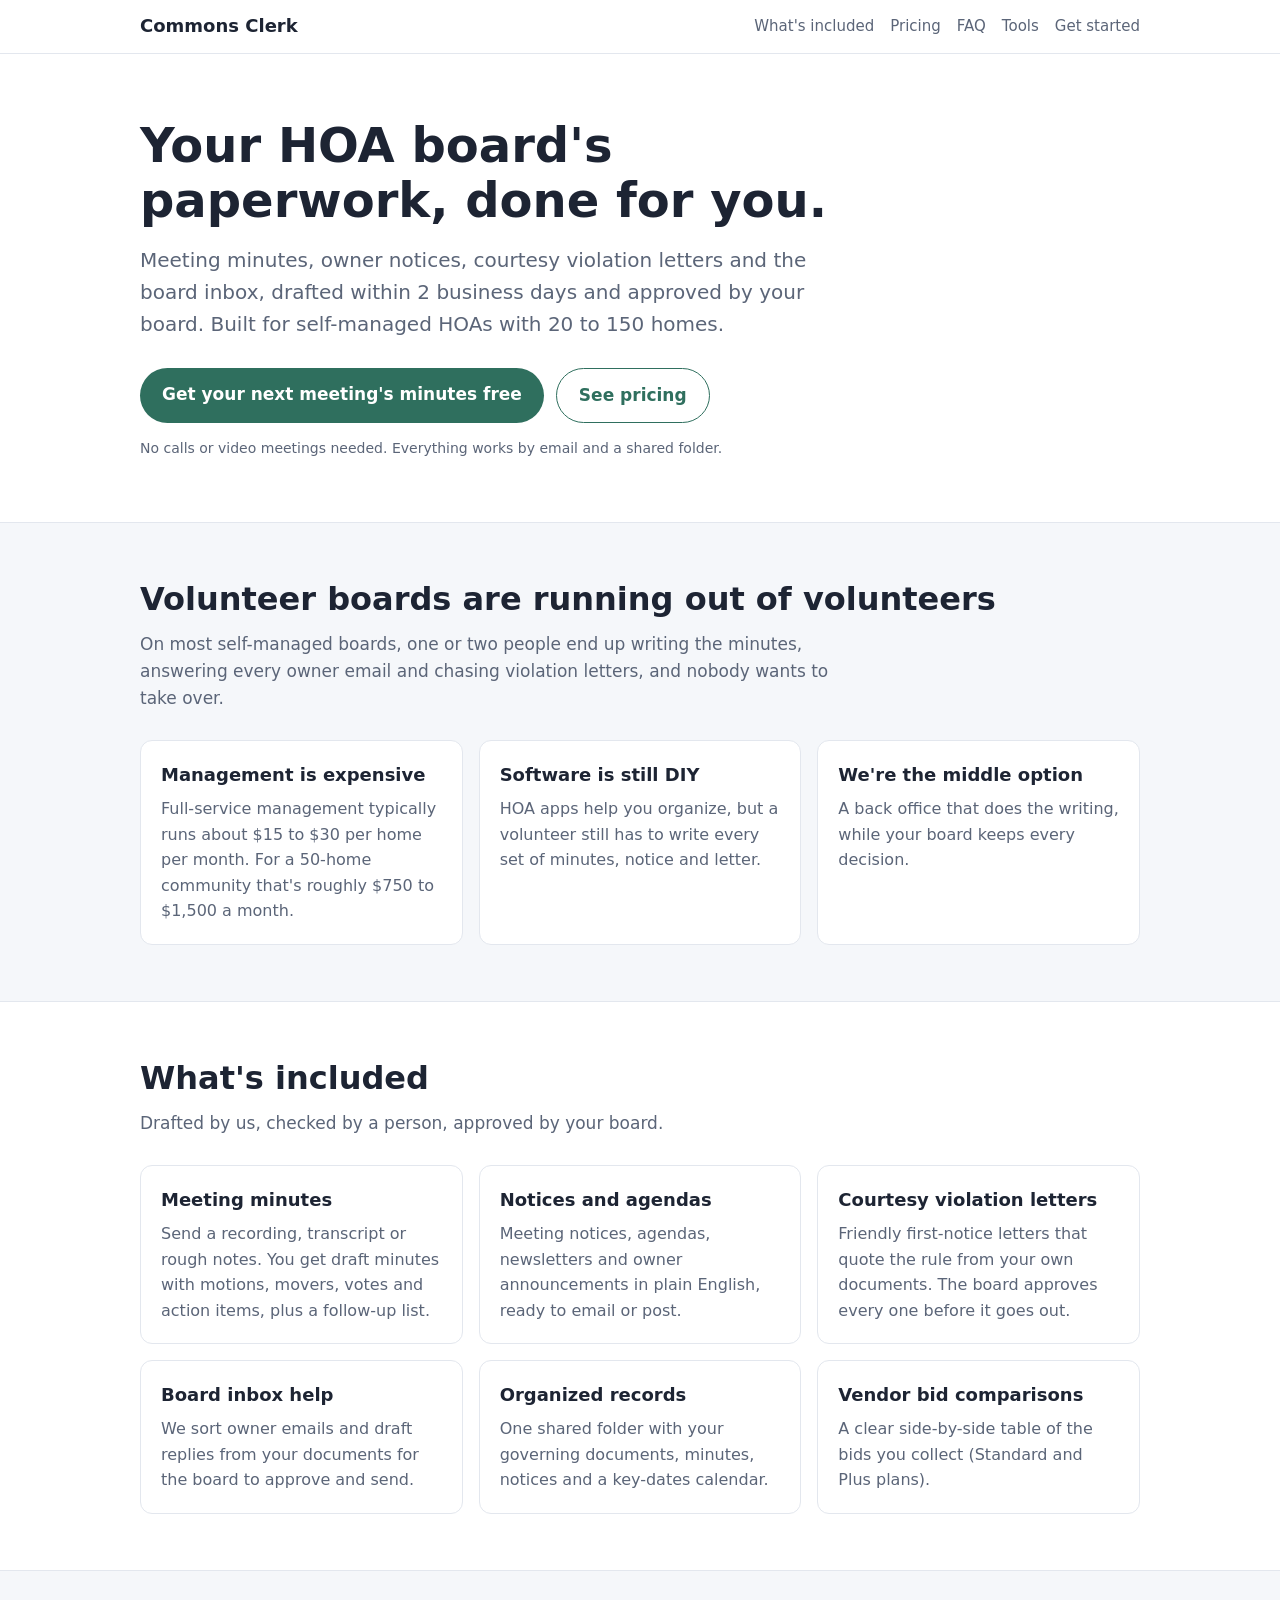
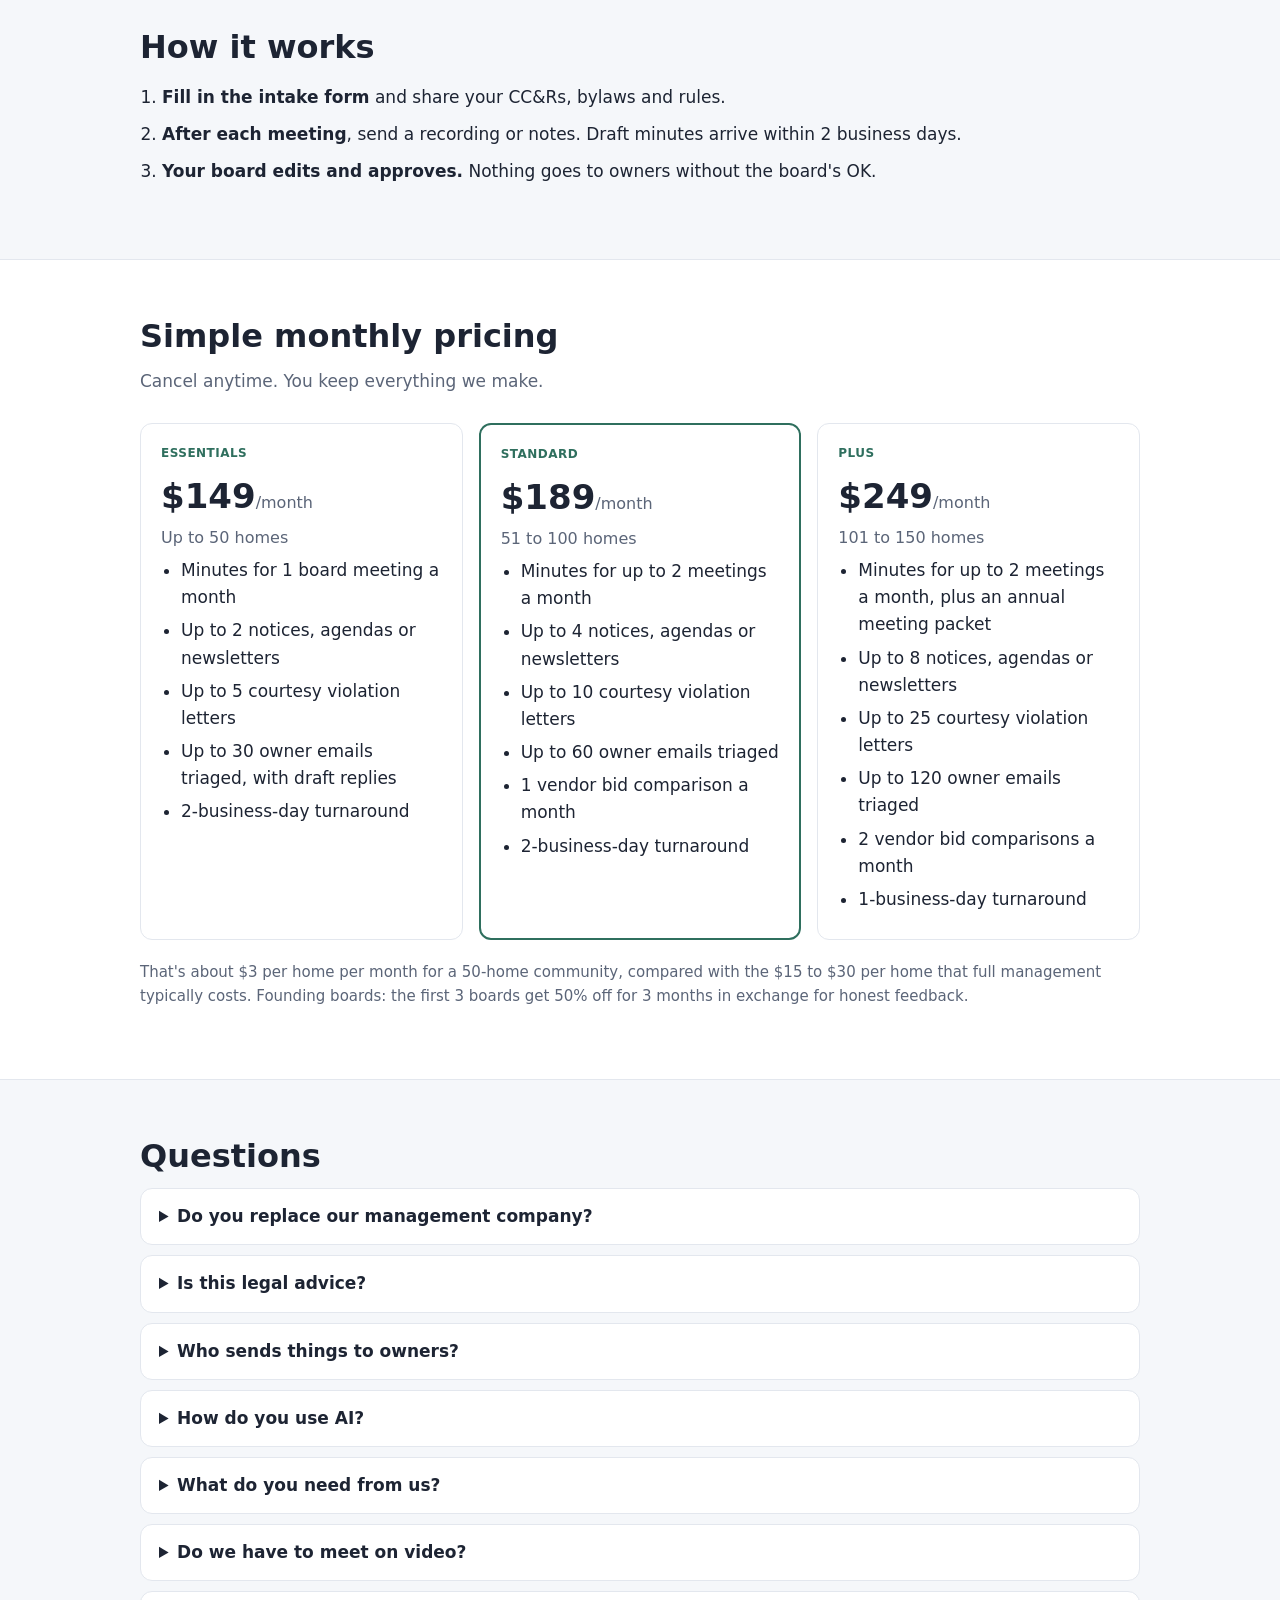
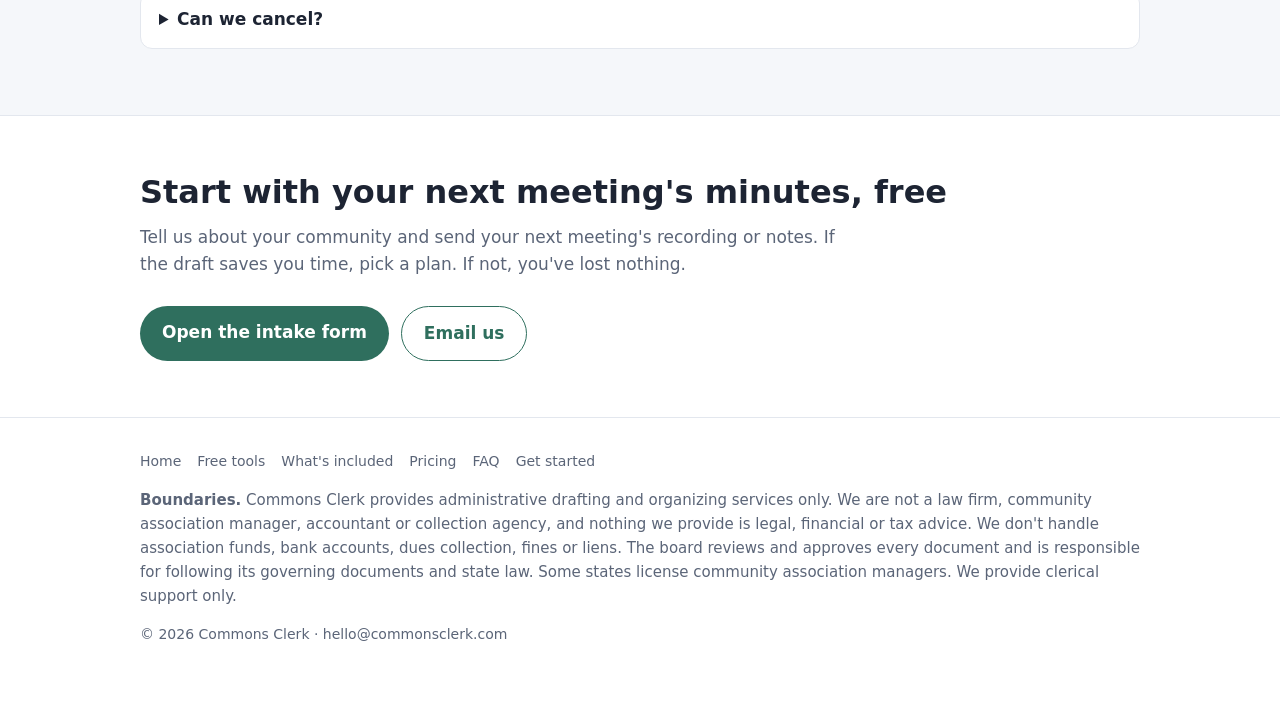
<file: index.html>
<!doctype html>
<html lang="en">
<head>
<meta charset="utf-8">
<meta name="viewport" content="width=device-width, initial-scale=1">
<title>Commons Clerk | Done-for-you paperwork for self-managed HOA boards</title>
<meta name="description" content="Meeting minutes, owner notices, courtesy violation letters and board-inbox help for self-managed HOAs with 20 to 150 homes. Drafted for you, approved by your board. From $149/month.">
<link rel="canonical" href="https://commonsclerk.com/">
<link rel="stylesheet" href="/site.css">
</head>
<body>
<a class="skip" href="#main">Skip to content</a>
<header class="top">
  <div class="wrap nav">
    <a class="brand" href="/">Commons Clerk</a>
    <nav aria-label="Primary">
      <a href="/#included">What's included</a>
      <a href="/#pricing">Pricing</a>
      <a href="/#faq">FAQ</a>
      <a href="/tools/">Tools</a>
      <a href="/#start">Get started</a>
    </nav>
  </div>
</header>

<main id="main">
  <div class="wrap hero">
    <h1>Your HOA board's paperwork, done for you.</h1>
    <p class="lead">Meeting minutes, owner notices, courtesy violation letters and the board inbox, drafted within 2 business days and approved by your board. Built for self-managed HOAs with 20 to 150 homes.</p>
    <div class="actions">
      <a class="btn" href="mailto:hello@commonsclerk.com?subject=Free%20meeting%20minutes">Get your next meeting's minutes free</a>
      <a class="btn ghost" href="#pricing">See pricing</a>
    </div>
    <p class="note">No calls or video meetings needed. Everything works by email and a shared folder.</p>
  </div>

  <section class="soft">
    <div class="wrap">
      <h2>Volunteer boards are running out of volunteers</h2>
      <p class="sub">On most self-managed boards, one or two people end up writing the minutes, answering every owner email and chasing violation letters, and nobody wants to take over.</p>
      <div class="grid">
        <div class="card"><h3>Management is expensive</h3><p>Full-service management typically runs about $15 to $30 per home per month. For a 50-home community that's roughly $750 to $1,500 a month.</p></div>
        <div class="card"><h3>Software is still DIY</h3><p>HOA apps help you organize, but a volunteer still has to write every set of minutes, notice and letter.</p></div>
        <div class="card"><h3>We're the middle option</h3><p>A back office that does the writing, while your board keeps every decision.</p></div>
      </div>
    </div>
  </section>

  <section id="included">
    <div class="wrap">
      <h2>What's included</h2>
      <p class="sub">Drafted by us, checked by a person, approved by your board.</p>
      <div class="grid">
        <div class="card"><h3>Meeting minutes</h3><p>Send a recording, transcript or rough notes. You get draft minutes with motions, movers, votes and action items, plus a follow-up list.</p></div>
        <div class="card"><h3>Notices and agendas</h3><p>Meeting notices, agendas, newsletters and owner announcements in plain English, ready to email or post.</p></div>
        <div class="card"><h3>Courtesy violation letters</h3><p>Friendly first-notice letters that quote the rule from your own documents. The board approves every one before it goes out.</p></div>
        <div class="card"><h3>Board inbox help</h3><p>We sort owner emails and draft replies from your documents for the board to approve and send.</p></div>
        <div class="card"><h3>Organized records</h3><p>One shared folder with your governing documents, minutes, notices and a key-dates calendar.</p></div>
        <div class="card"><h3>Vendor bid comparisons</h3><p>A clear side-by-side table of the bids you collect (Standard and Plus plans).</p></div>
      </div>
    </div>
  </section>

  <section class="soft">
    <div class="wrap">
      <h2>How it works</h2>
      <ol class="steps">
        <li><strong>Fill in the intake form</strong> and share your CC&amp;Rs, bylaws and rules.</li>
        <li><strong>After each meeting</strong>, send a recording or notes. Draft minutes arrive within 2 business days.</li>
        <li><strong>Your board edits and approves.</strong> Nothing goes to owners without the board's OK.</li>
      </ol>
    </div>
  </section>

  <section id="pricing">
    <div class="wrap">
      <h2>Simple monthly pricing</h2>
      <p class="sub">Cancel anytime. You keep everything we make.</p>
      <div class="grid">
        <div class="card tier">
          <span class="tag">Essentials</span>
          <div class="price">$149<small>/month</small></div>
          <p>Up to 50 homes</p>
          <ul class="clean">
            <li>Minutes for 1 board meeting a month</li>
            <li>Up to 2 notices, agendas or newsletters</li>
            <li>Up to 5 courtesy violation letters</li>
            <li>Up to 30 owner emails triaged, with draft replies</li>
            <li>2-business-day turnaround</li>
          </ul>
        </div>
        <div class="card tier featured">
          <span class="tag">Standard</span>
          <div class="price">$189<small>/month</small></div>
          <p>51 to 100 homes</p>
          <ul class="clean">
            <li>Minutes for up to 2 meetings a month</li>
            <li>Up to 4 notices, agendas or newsletters</li>
            <li>Up to 10 courtesy violation letters</li>
            <li>Up to 60 owner emails triaged</li>
            <li>1 vendor bid comparison a month</li>
            <li>2-business-day turnaround</li>
          </ul>
        </div>
        <div class="card tier">
          <span class="tag">Plus</span>
          <div class="price">$249<small>/month</small></div>
          <p>101 to 150 homes</p>
          <ul class="clean">
            <li>Minutes for up to 2 meetings a month, plus an annual meeting packet</li>
            <li>Up to 8 notices, agendas or newsletters</li>
            <li>Up to 25 courtesy violation letters</li>
            <li>Up to 120 owner emails triaged</li>
            <li>2 vendor bid comparisons a month</li>
            <li>1-business-day turnaround</li>
          </ul>
        </div>
      </div>
      <p class="compare">That's about $3 per home per month for a 50-home community, compared with the $15 to $30 per home that full management typically costs. Founding boards: the first 3 boards get 50% off for 3 months in exchange for honest feedback.</p>
    </div>
  </section>

  <section id="faq" class="soft">
    <div class="wrap">
      <h2>Questions</h2>
      <details><summary>Do you replace our management company?</summary><p>No. We're for boards that manage themselves. We don't collect dues, pay vendors, hold bank access or do accounting.</p></details>
      <details><summary>Is this legal advice?</summary><p>No. We draft documents from your governing documents and your board's decisions. For questions about state law, enforcement, fines, liens, collections or disputes, talk to your association's attorney.</p></details>
      <details><summary>Who sends things to owners?</summary><p>Your board. We give you drafts. Your board approves and sends them, or we send from a board-owned address only with written permission.</p></details>
      <details><summary>How do you use AI?</summary><p>AI writes the first draft and a person checks every document against your notes and governing documents before you see it. Model training is turned off in the AI tools we use, and we only use the minimum owner information needed.</p></details>
      <details><summary>What do you need from us?</summary><p>Your governing documents, the board roster, and a recording or notes after each meeting.</p></details>
      <details><summary>Do we have to meet on video?</summary><p>No. Everything works by email and shared folders.</p></details>
      <details><summary>Can we cancel?</summary><p>Yes, anytime. You keep everything we made.</p></details>
    </div>
  </section>

  <section id="start">
    <div class="wrap">
      <h2>Start with your next meeting's minutes, free</h2>
      <p class="sub">Tell us about your community and send your next meeting's recording or notes. If the draft saves you time, pick a plan. If not, you've lost nothing.</p>
      <div class="actions">
        <a class="btn" href="mailto:hello@commonsclerk.com?subject=Free%20meeting%20minutes">Open the intake form</a>
        <a class="btn ghost" href="mailto:hello@commonsclerk.com">Email us</a>
      </div>
    </div>
  </section>
</main>

<footer>
  <div class="wrap">
    <nav class="foot-nav" aria-label="Footer">
      <a href="/">Home</a>
      <a href="/tools/">Free tools</a>
      <a href="/#included">What's included</a>
      <a href="/#pricing">Pricing</a>
      <a href="/#faq">FAQ</a>
      <a href="/#start">Get started</a>
    </nav>
    <p class="boundary"><strong>Boundaries.</strong> Commons Clerk provides administrative drafting and organizing services only. We are not a law firm, community association manager, accountant or collection agency, and nothing we provide is legal, financial or tax advice. We don't handle association funds, bank accounts, dues collection, fines or liens. The board reviews and approves every document and is responsible for following its governing documents and state law. Some states license community association managers. We provide clerical support only.</p>
    <p>&copy; <span id="y"></span> Commons Clerk · <a class="quiet" href="mailto:hello@commonsclerk.com">hello@commonsclerk.com</a></p>
  </div>
</footer>
<script>document.getElementById('y').textContent=new Date().getFullYear();</script>
</body>
</html>
</file>
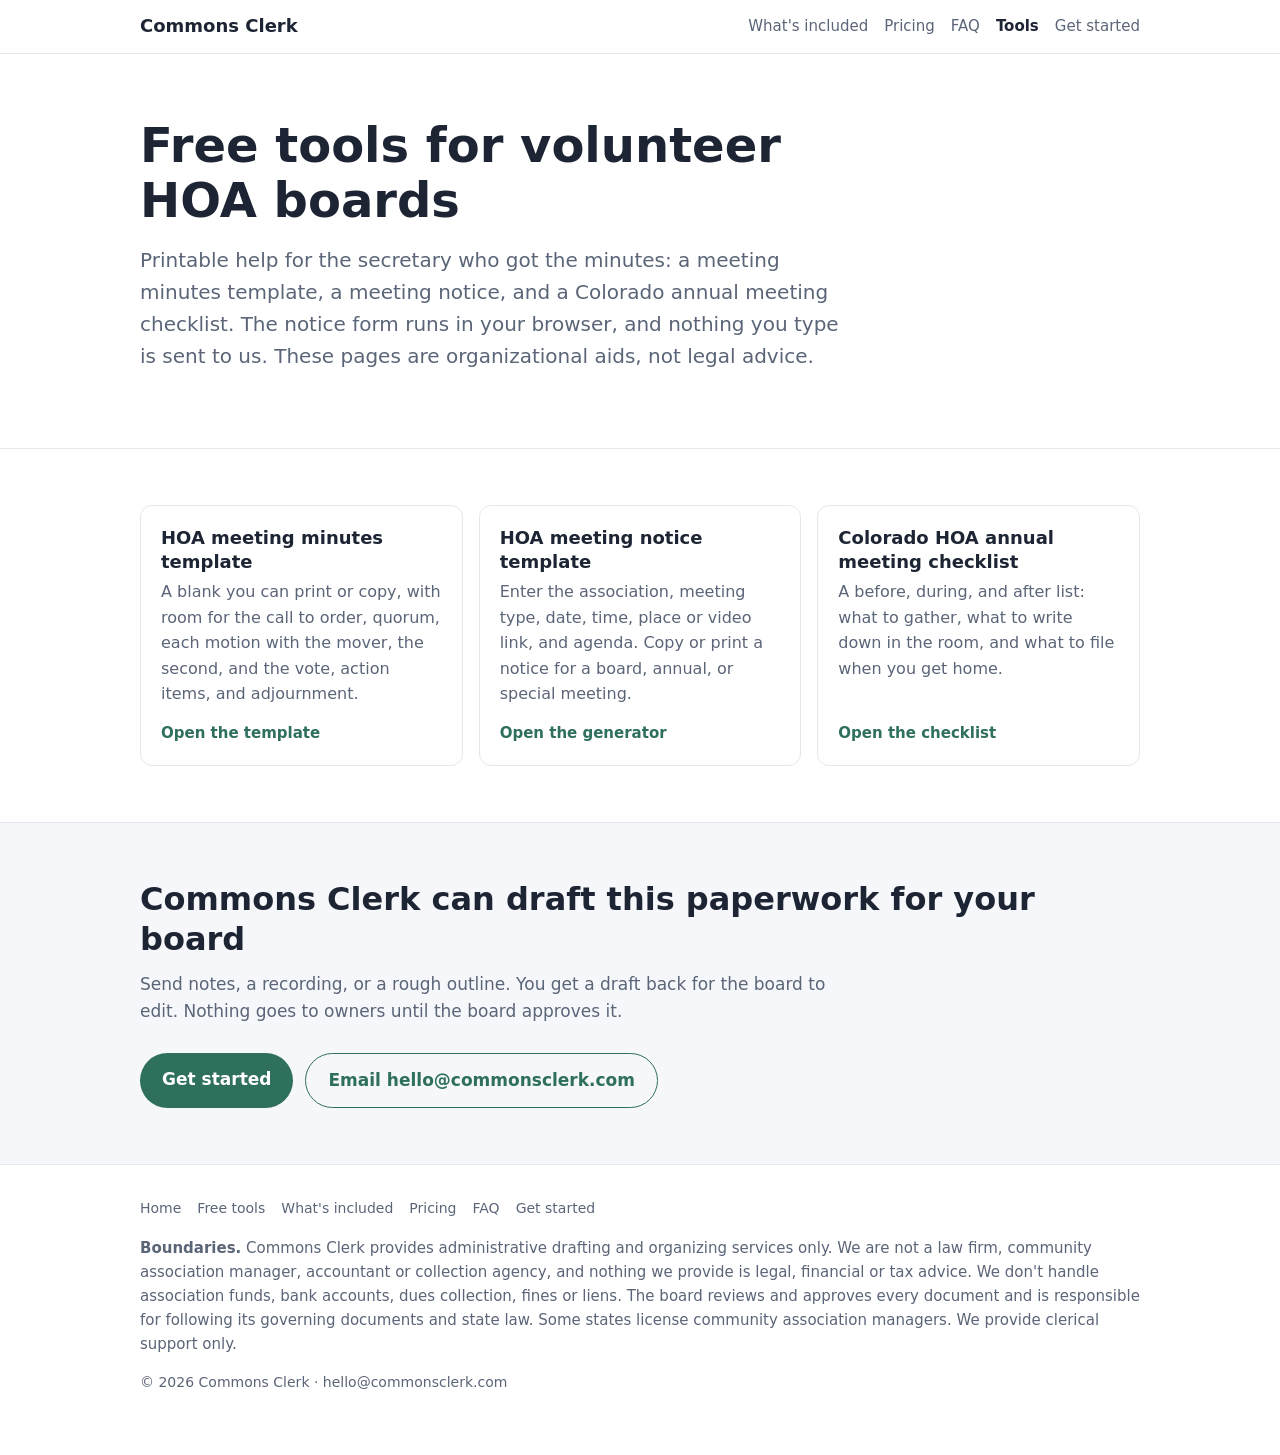
<file: tools/index.html>
<!doctype html>
<html lang="en">
<head>
<meta charset="utf-8">
<meta name="viewport" content="width=device-width, initial-scale=1">
<title>Free HOA board tools | Commons Clerk</title>
<meta name="description" content="Free tools for volunteer HOA board secretaries: a meeting minutes template, a meeting notice generator, and a Colorado annual meeting checklist.">
<link rel="canonical" href="https://commonsclerk.com/tools/">
<link rel="stylesheet" href="/site.css">
</head>
<body class="tool tool-index">
<a class="skip" href="#main">Skip to content</a>
<header class="top">
  <div class="wrap nav">
    <a class="brand" href="/">Commons Clerk</a>
    <nav aria-label="Primary">
      <a href="/#included">What's included</a>
      <a href="/#pricing">Pricing</a>
      <a href="/#faq">FAQ</a>
      <a href="/tools/" aria-current="page">Tools</a>
      <a href="/#start">Get started</a>
    </nav>
  </div>
</header>

<main id="main">
  <div class="wrap hero">
    <h1>Free tools for volunteer HOA boards</h1>
    <p class="lead">Printable help for the secretary who got the minutes: a meeting minutes template, a meeting notice, and a Colorado annual meeting checklist. The notice form runs in your browser, and nothing you type is sent to us. These pages are organizational aids, not legal advice.</p>
  </div>

  <section aria-label="Free tools">
    <div class="wrap">
      <div class="grid">
        <a class="card tool-card" href="/tools/meeting-minutes-template/">
          <h2>HOA meeting minutes template</h2>
          <p>A blank you can print or copy, with room for the call to order, quorum, each motion with the mover, the second, and the vote, action items, and adjournment.</p>
          <span class="more">Open the template</span>
        </a>
        <a class="card tool-card" href="/tools/meeting-notice-template/">
          <h2>HOA meeting notice template</h2>
          <p>Enter the association, meeting type, date, time, place or video link, and agenda. Copy or print a notice for a board, annual, or special meeting.</p>
          <span class="more">Open the generator</span>
        </a>
        <a class="card tool-card" href="/tools/colorado-annual-meeting-checklist/">
          <h2>Colorado HOA annual meeting checklist</h2>
          <p>A before, during, and after list: what to gather, what to write down in the room, and what to file when you get home.</p>
          <span class="more">Open the checklist</span>
        </a>
      </div>
    </div>
  </section>

  <section class="soft no-print" id="help">
    <div class="wrap">
      <h2>Commons Clerk can draft this paperwork for your board</h2>
      <p class="sub">Send notes, a recording, or a rough outline. You get a draft back for the board to edit. Nothing goes to owners until the board approves it.</p>
      <div class="actions">
        <a class="btn" href="/#start">Get started</a>
        <a class="btn ghost" href="mailto:hello@commonsclerk.com?subject=Board%20paperwork">Email hello@commonsclerk.com</a>
      </div>
    </div>
  </section>
</main>

<footer>
  <div class="wrap">
    <nav class="foot-nav" aria-label="Footer">
      <a href="/">Home</a>
      <a href="/tools/" aria-current="page">Free tools</a>
      <a href="/#included">What's included</a>
      <a href="/#pricing">Pricing</a>
      <a href="/#faq">FAQ</a>
      <a href="/#start">Get started</a>
    </nav>
    <p class="boundary"><strong>Boundaries.</strong> Commons Clerk provides administrative drafting and organizing services only. We are not a law firm, community association manager, accountant or collection agency, and nothing we provide is legal, financial or tax advice. We don't handle association funds, bank accounts, dues collection, fines or liens. The board reviews and approves every document and is responsible for following its governing documents and state law. Some states license community association managers. We provide clerical support only.</p>
    <p>&copy; <span id="y"></span> Commons Clerk · <a class="quiet" href="mailto:hello@commonsclerk.com">hello@commonsclerk.com</a></p>
  </div>
</footer>
<script>document.getElementById("y").textContent = new Date().getFullYear();</script>
</body>
</html>
</file>
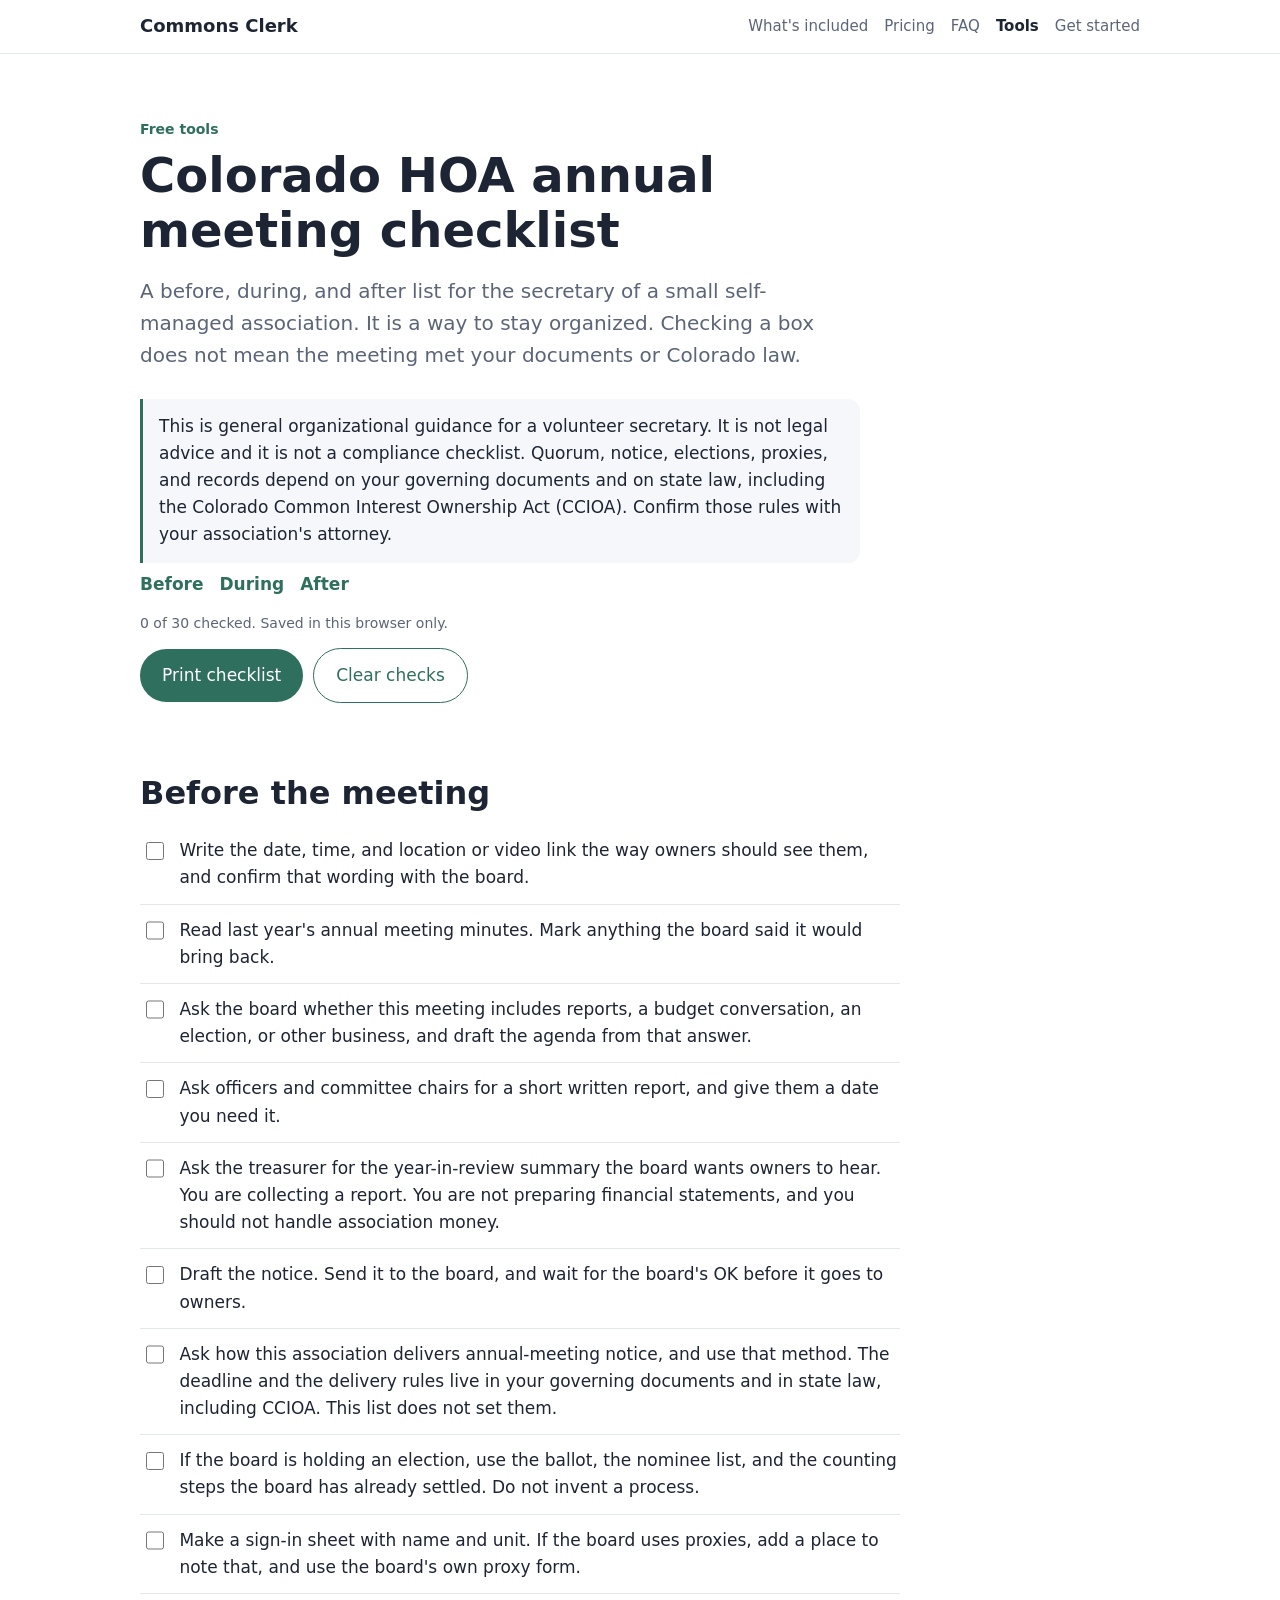
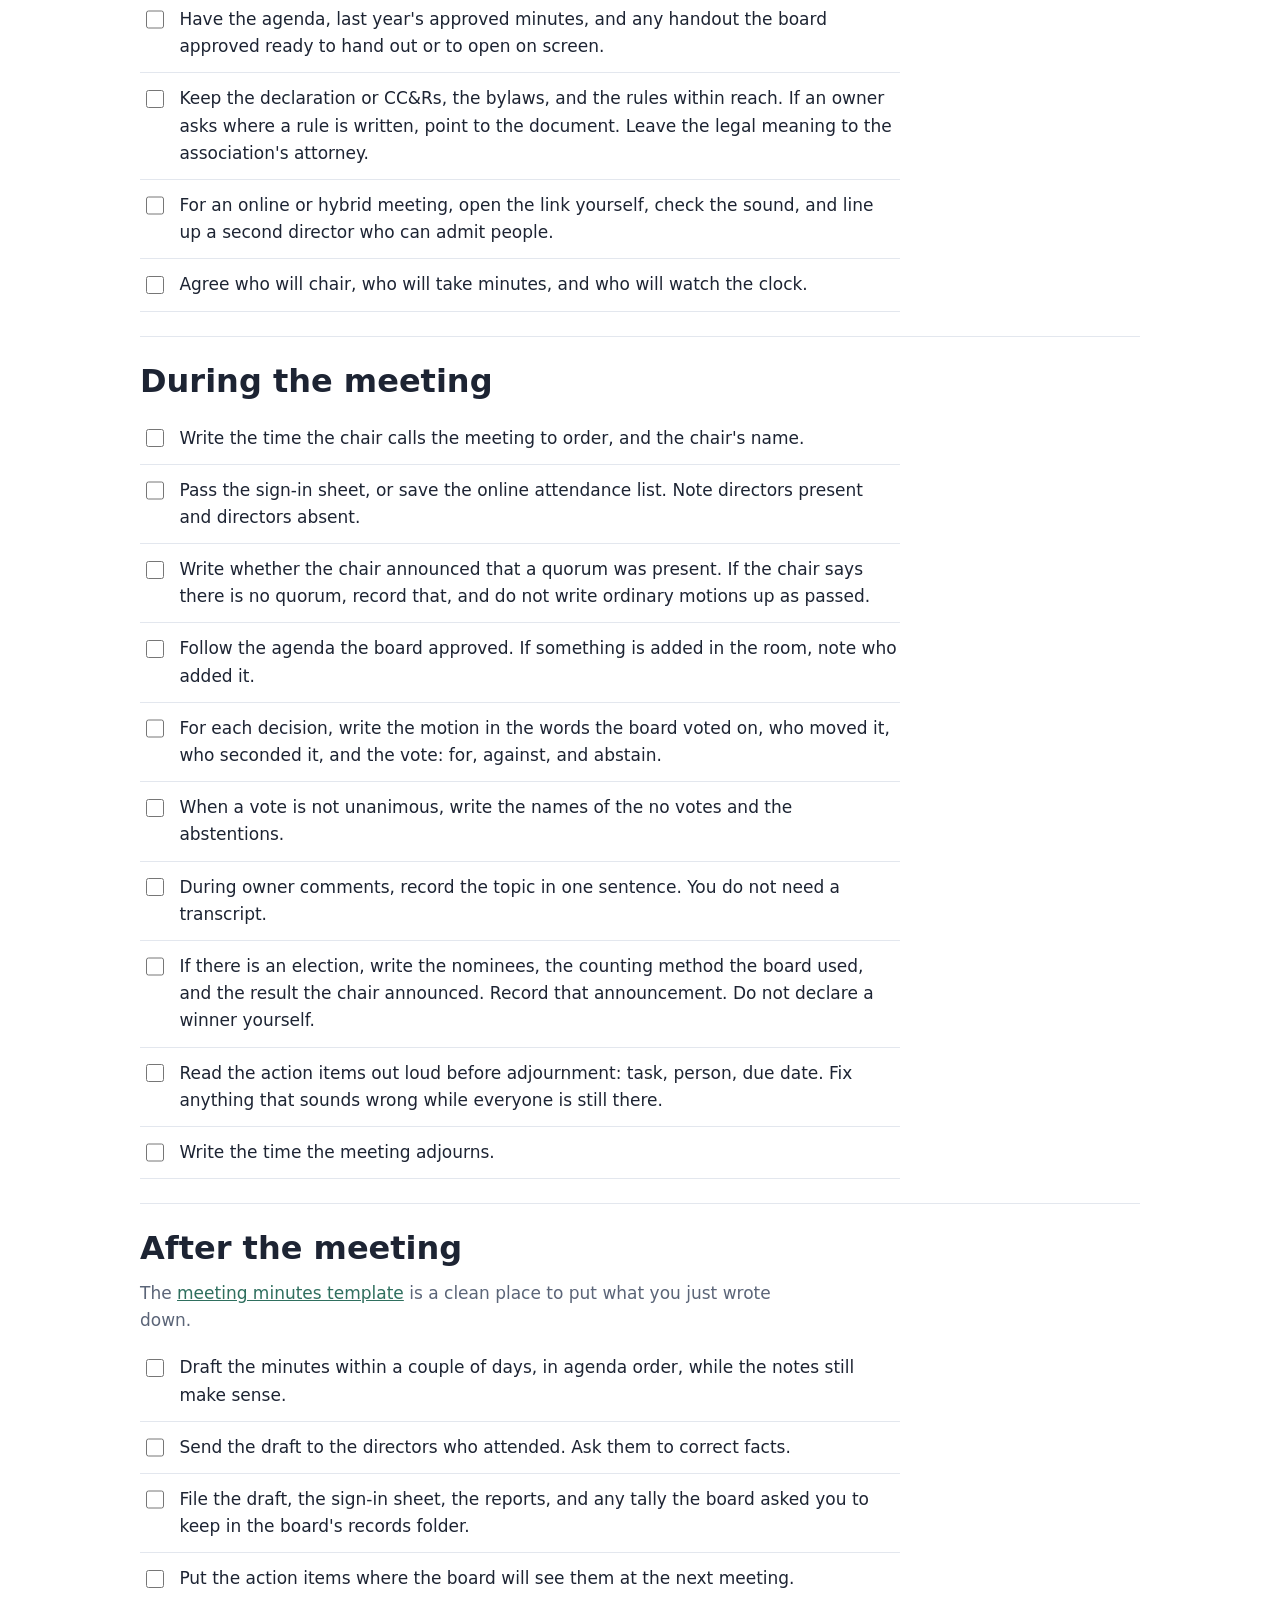
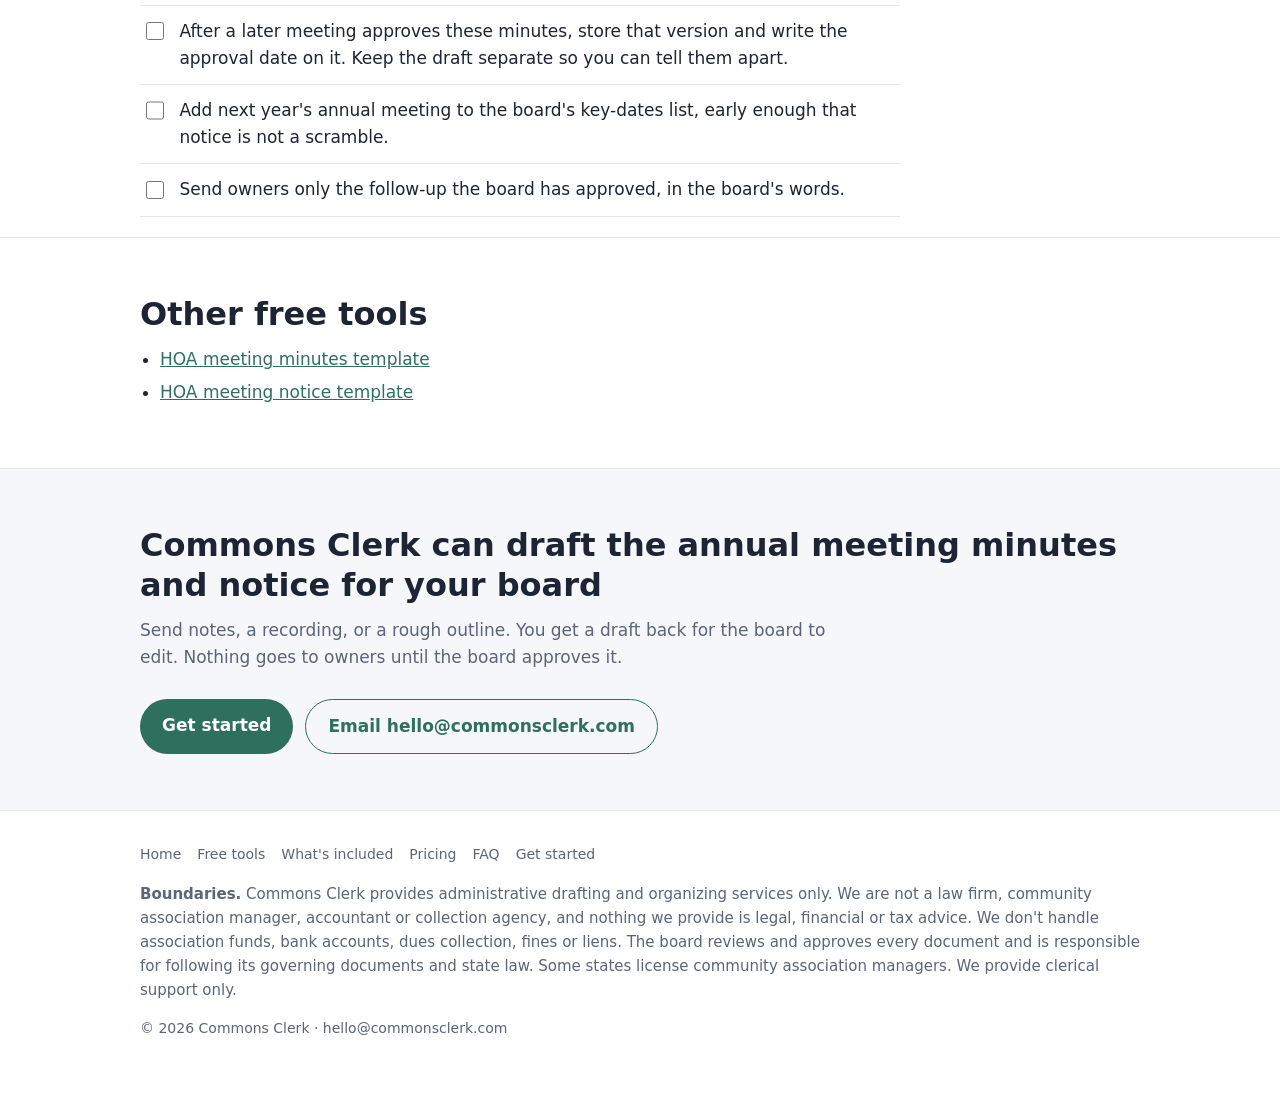
<file: tools/colorado-annual-meeting-checklist/index.html>
<!doctype html>
<html lang="en">
<head>
<meta charset="utf-8">
<meta name="viewport" content="width=device-width, initial-scale=1">
<title>Colorado HOA annual meeting checklist | Commons Clerk</title>
<meta name="description" content="A practical Colorado HOA annual meeting checklist for volunteer secretaries: what to prepare, what to record during the meeting, and what to file afterward.">
<link rel="canonical" href="https://commonsclerk.com/tools/colorado-annual-meeting-checklist/">
<link rel="stylesheet" href="/site.css">
</head>
<body class="tool tool-check">
<a class="skip" href="#main">Skip to content</a>
<header class="top">
  <div class="wrap nav">
    <a class="brand" href="/">Commons Clerk</a>
    <nav aria-label="Primary">
      <a href="/#included">What's included</a>
      <a href="/#pricing">Pricing</a>
      <a href="/#faq">FAQ</a>
      <a href="/tools/" aria-current="page">Tools</a>
      <a href="/#start">Get started</a>
    </nav>
  </div>
</header>

<main id="main">
  <div class="wrap hero">
    <p class="eyebrow"><a href="/tools/">Free tools</a></p>
    <h1>Colorado HOA annual meeting checklist</h1>
    <p class="lead">A before, during, and after list for the secretary of a small self-managed association. It is a way to stay organized. Checking a box does not mean the meeting met your documents or Colorado law.</p>
    <div class="callout">
      <p>This is general organizational guidance for a volunteer secretary. It is not legal advice and it is not a compliance checklist. Quorum, notice, elections, proxies, and records depend on your governing documents and on state law, including the Colorado Common Interest Ownership Act (CCIOA). Confirm those rules with your association's attorney.</p>
    </div>
    <nav class="jumps no-print" aria-label="On this page">
      <a href="#before">Before</a>
      <a href="#during">During</a>
      <a href="#after">After</a>
    </nav>
    <p class="note" id="progress" role="status">Checks stay in this browser.</p>
    <div class="toolbar no-print">
      <button type="button" class="btn" id="print-list">Print checklist</button>
      <button type="button" class="btn ghost" id="reset-list">Clear checks</button>
    </div>
  </div>

  <div class="wrap block">
    <section class="phase" id="before" aria-labelledby="before-heading">
      <h2 id="before-heading">Before the meeting</h2>
      <ul class="checks">
        <li><label><input type="checkbox" id="b1"><span>Write the date, time, and location or video link the way owners should see them, and confirm that wording with the board.</span></label></li>
        <li><label><input type="checkbox" id="b2"><span>Read last year's annual meeting minutes. Mark anything the board said it would bring back.</span></label></li>
        <li><label><input type="checkbox" id="b3"><span>Ask the board whether this meeting includes reports, a budget conversation, an election, or other business, and draft the agenda from that answer.</span></label></li>
        <li><label><input type="checkbox" id="b4"><span>Ask officers and committee chairs for a short written report, and give them a date you need it.</span></label></li>
        <li><label><input type="checkbox" id="b5"><span>Ask the treasurer for the year-in-review summary the board wants owners to hear. You are collecting a report. You are not preparing financial statements, and you should not handle association money.</span></label></li>
        <li><label><input type="checkbox" id="b6"><span>Draft the notice. Send it to the board, and wait for the board's OK before it goes to owners.</span></label></li>
        <li><label><input type="checkbox" id="b7"><span>Ask how this association delivers annual-meeting notice, and use that method. The deadline and the delivery rules live in your governing documents and in state law, including CCIOA. This list does not set them.</span></label></li>
        <li><label><input type="checkbox" id="b8"><span>If the board is holding an election, use the ballot, the nominee list, and the counting steps the board has already settled. Do not invent a process.</span></label></li>
        <li><label><input type="checkbox" id="b9"><span>Make a sign-in sheet with name and unit. If the board uses proxies, add a place to note that, and use the board's own proxy form.</span></label></li>
        <li><label><input type="checkbox" id="b10"><span>Have the agenda, last year's approved minutes, and any handout the board approved ready to hand out or to open on screen.</span></label></li>
        <li><label><input type="checkbox" id="b11"><span>Keep the declaration or CC&amp;Rs, the bylaws, and the rules within reach. If an owner asks where a rule is written, point to the document. Leave the legal meaning to the association's attorney.</span></label></li>
        <li><label><input type="checkbox" id="b12"><span>For an online or hybrid meeting, open the link yourself, check the sound, and line up a second director who can admit people.</span></label></li>
        <li><label><input type="checkbox" id="b13"><span>Agree who will chair, who will take minutes, and who will watch the clock.</span></label></li>
      </ul>
    </section>

    <section class="phase" id="during" aria-labelledby="during-heading">
      <h2 id="during-heading">During the meeting</h2>
      <ul class="checks">
        <li><label><input type="checkbox" id="d1"><span>Write the time the chair calls the meeting to order, and the chair's name.</span></label></li>
        <li><label><input type="checkbox" id="d2"><span>Pass the sign-in sheet, or save the online attendance list. Note directors present and directors absent.</span></label></li>
        <li><label><input type="checkbox" id="d3"><span>Write whether the chair announced that a quorum was present. If the chair says there is no quorum, record that, and do not write ordinary motions up as passed.</span></label></li>
        <li><label><input type="checkbox" id="d4"><span>Follow the agenda the board approved. If something is added in the room, note who added it.</span></label></li>
        <li><label><input type="checkbox" id="d5"><span>For each decision, write the motion in the words the board voted on, who moved it, who seconded it, and the vote: for, against, and abstain.</span></label></li>
        <li><label><input type="checkbox" id="d6"><span>When a vote is not unanimous, write the names of the no votes and the abstentions.</span></label></li>
        <li><label><input type="checkbox" id="d7"><span>During owner comments, record the topic in one sentence. You do not need a transcript.</span></label></li>
        <li><label><input type="checkbox" id="d8"><span>If there is an election, write the nominees, the counting method the board used, and the result the chair announced. Record that announcement. Do not declare a winner yourself.</span></label></li>
        <li><label><input type="checkbox" id="d9"><span>Read the action items out loud before adjournment: task, person, due date. Fix anything that sounds wrong while everyone is still there.</span></label></li>
        <li><label><input type="checkbox" id="d10"><span>Write the time the meeting adjourns.</span></label></li>
      </ul>
    </section>

    <section class="phase" id="after" aria-labelledby="after-heading">
      <h2 id="after-heading">After the meeting</h2>
      <p class="lede">The <a href="/tools/meeting-minutes-template/">meeting minutes template</a> is a clean place to put what you just wrote down.</p>
      <ul class="checks">
        <li><label><input type="checkbox" id="a1"><span>Draft the minutes within a couple of days, in agenda order, while the notes still make sense.</span></label></li>
        <li><label><input type="checkbox" id="a2"><span>Send the draft to the directors who attended. Ask them to correct facts.</span></label></li>
        <li><label><input type="checkbox" id="a3"><span>File the draft, the sign-in sheet, the reports, and any tally the board asked you to keep in the board's records folder.</span></label></li>
        <li><label><input type="checkbox" id="a4"><span>Put the action items where the board will see them at the next meeting.</span></label></li>
        <li><label><input type="checkbox" id="a5"><span>After a later meeting approves these minutes, store that version and write the approval date on it. Keep the draft separate so you can tell them apart.</span></label></li>
        <li><label><input type="checkbox" id="a6"><span>Add next year's annual meeting to the board's key-dates list, early enough that notice is not a scramble.</span></label></li>
        <li><label><input type="checkbox" id="a7"><span>Send owners only the follow-up the board has approved, in the board's words.</span></label></li>
      </ul>
    </section>
  </div>

  <section class="no-print" aria-label="Other free tools">
    <div class="wrap">
      <h2>Other free tools</h2>
      <ul class="clean">
        <li><a href="/tools/meeting-minutes-template/">HOA meeting minutes template</a></li>
        <li><a href="/tools/meeting-notice-template/">HOA meeting notice template</a></li>
      </ul>
    </div>
  </section>

  <section class="soft no-print" id="help">
    <div class="wrap">
      <h2>Commons Clerk can draft the annual meeting minutes and notice for your board</h2>
      <p class="sub">Send notes, a recording, or a rough outline. You get a draft back for the board to edit. Nothing goes to owners until the board approves it.</p>
      <div class="actions">
        <a class="btn" href="/#start">Get started</a>
        <a class="btn ghost" href="mailto:hello@commonsclerk.com?subject=Annual%20meeting">Email hello@commonsclerk.com</a>
      </div>
    </div>
  </section>
</main>

<footer>
  <div class="wrap">
    <nav class="foot-nav" aria-label="Footer">
      <a href="/">Home</a>
      <a href="/tools/">Free tools</a>
      <a href="/#included">What's included</a>
      <a href="/#pricing">Pricing</a>
      <a href="/#faq">FAQ</a>
      <a href="/#start">Get started</a>
    </nav>
    <p class="boundary"><strong>Boundaries.</strong> Commons Clerk provides administrative drafting and organizing services only. We are not a law firm, community association manager, accountant or collection agency, and nothing we provide is legal, financial or tax advice. We don't handle association funds, bank accounts, dues collection, fines or liens. The board reviews and approves every document and is responsible for following its governing documents and state law. Some states license community association managers. We provide clerical support only.</p>
    <p>&copy; <span id="y"></span> Commons Clerk · <a class="quiet" href="mailto:hello@commonsclerk.com">hello@commonsclerk.com</a></p>
  </div>
</footer>
<script>
document.getElementById("y").textContent = new Date().getFullYear();
(function () {
  var KEY = "commons-clerk-annual-checklist-v1";
  var boxes = Array.prototype.slice.call(document.querySelectorAll(".checks input[type=checkbox]"));
  var progress = document.getElementById("progress");
  var stored = {};
  try {
    var parsed = JSON.parse(localStorage.getItem(KEY) || "{}");
    if (parsed && typeof parsed === "object") stored = parsed;
  } catch (err) {
    stored = {};
  }
  boxes.forEach(function (box) {
    if (stored[box.id]) box.checked = true;
    box.addEventListener("change", save);
  });
  function save() {
    var next = {};
    var count = 0;
    boxes.forEach(function (box) {
      if (box.checked) {
        next[box.id] = 1;
        count += 1;
      }
    });
    try { localStorage.setItem(KEY, JSON.stringify(next)); } catch (err) {}
    progress.textContent = count + " of " + boxes.length + " checked. Saved in this browser only.";
  }
  save();
  document.getElementById("reset-list").addEventListener("click", function () {
    var any = boxes.some(function (box) { return box.checked; });
    if (!any) return;
    if (!window.confirm("Clear every check on this list?")) return;
    boxes.forEach(function (box) { box.checked = false; });
    save();
  });
  document.getElementById("print-list").addEventListener("click", function () {
    window.print();
  });
})();
</script>
</body>
</html>
</file>
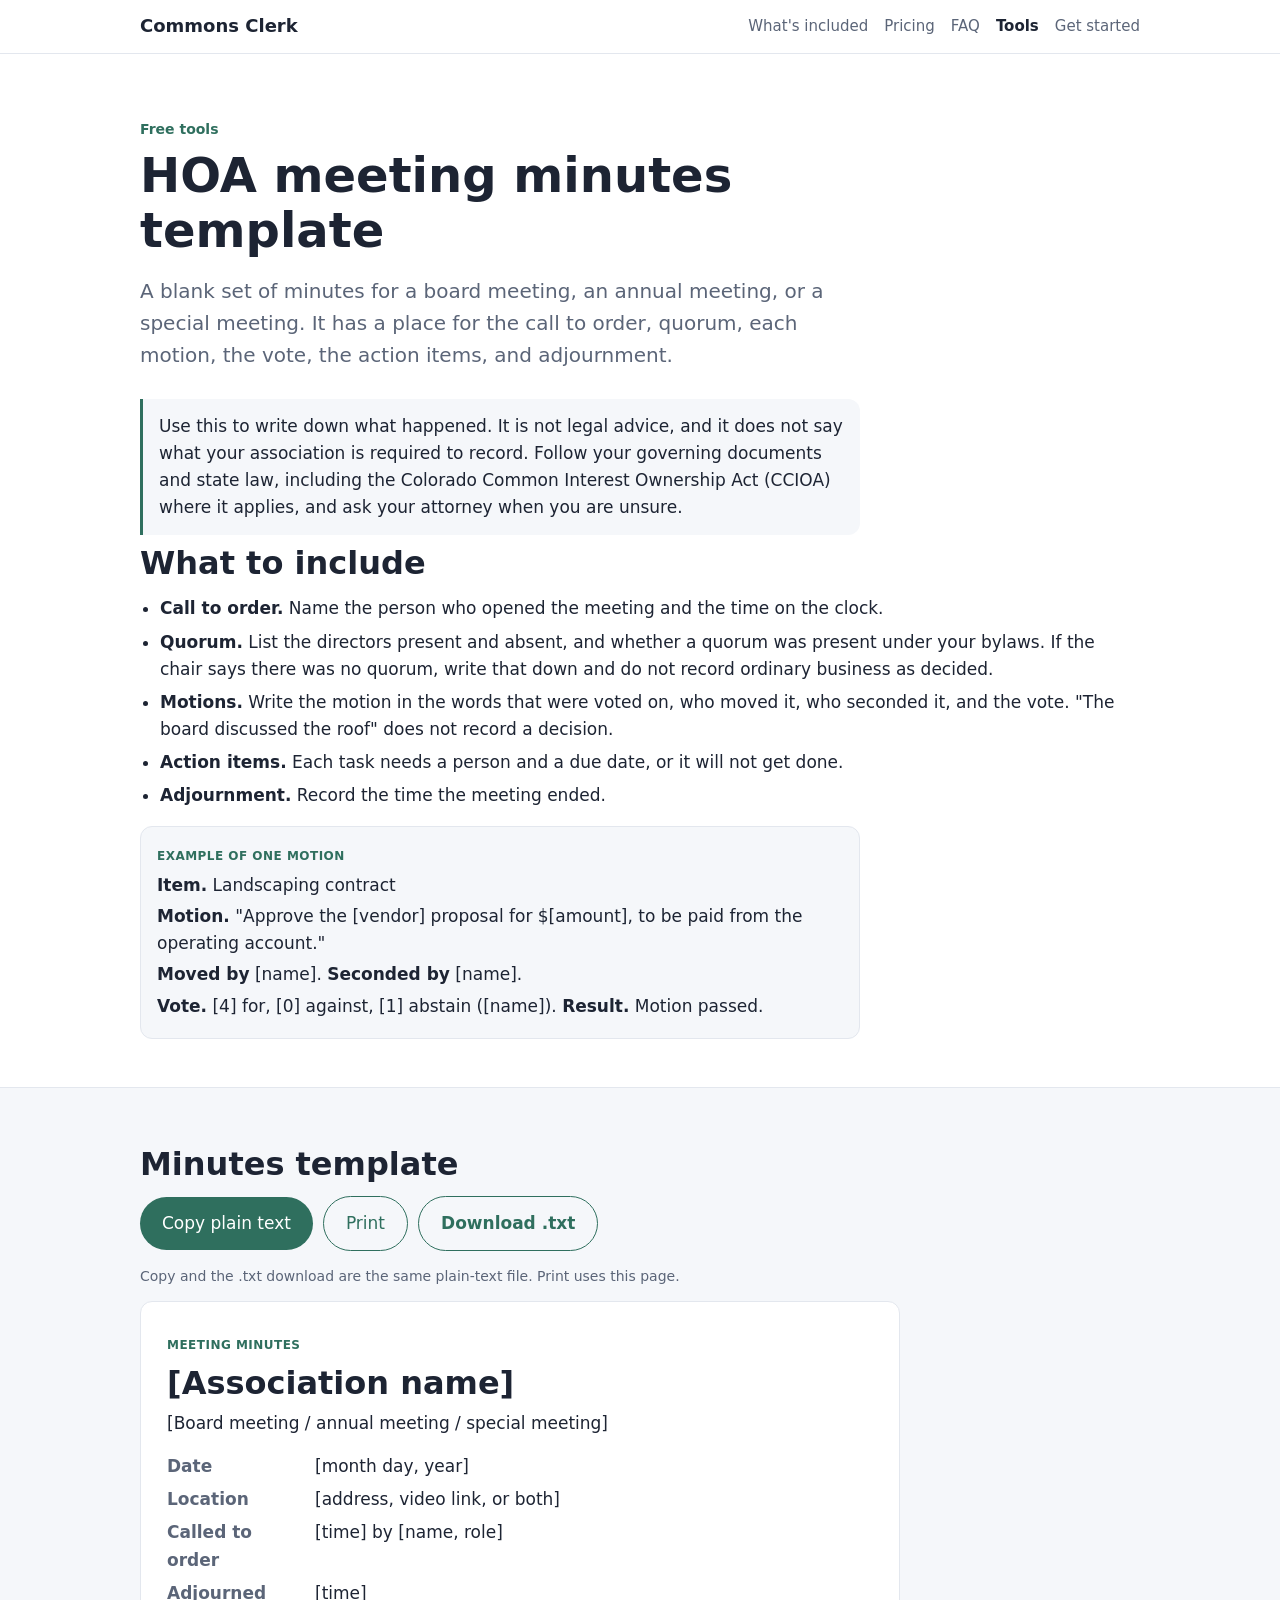
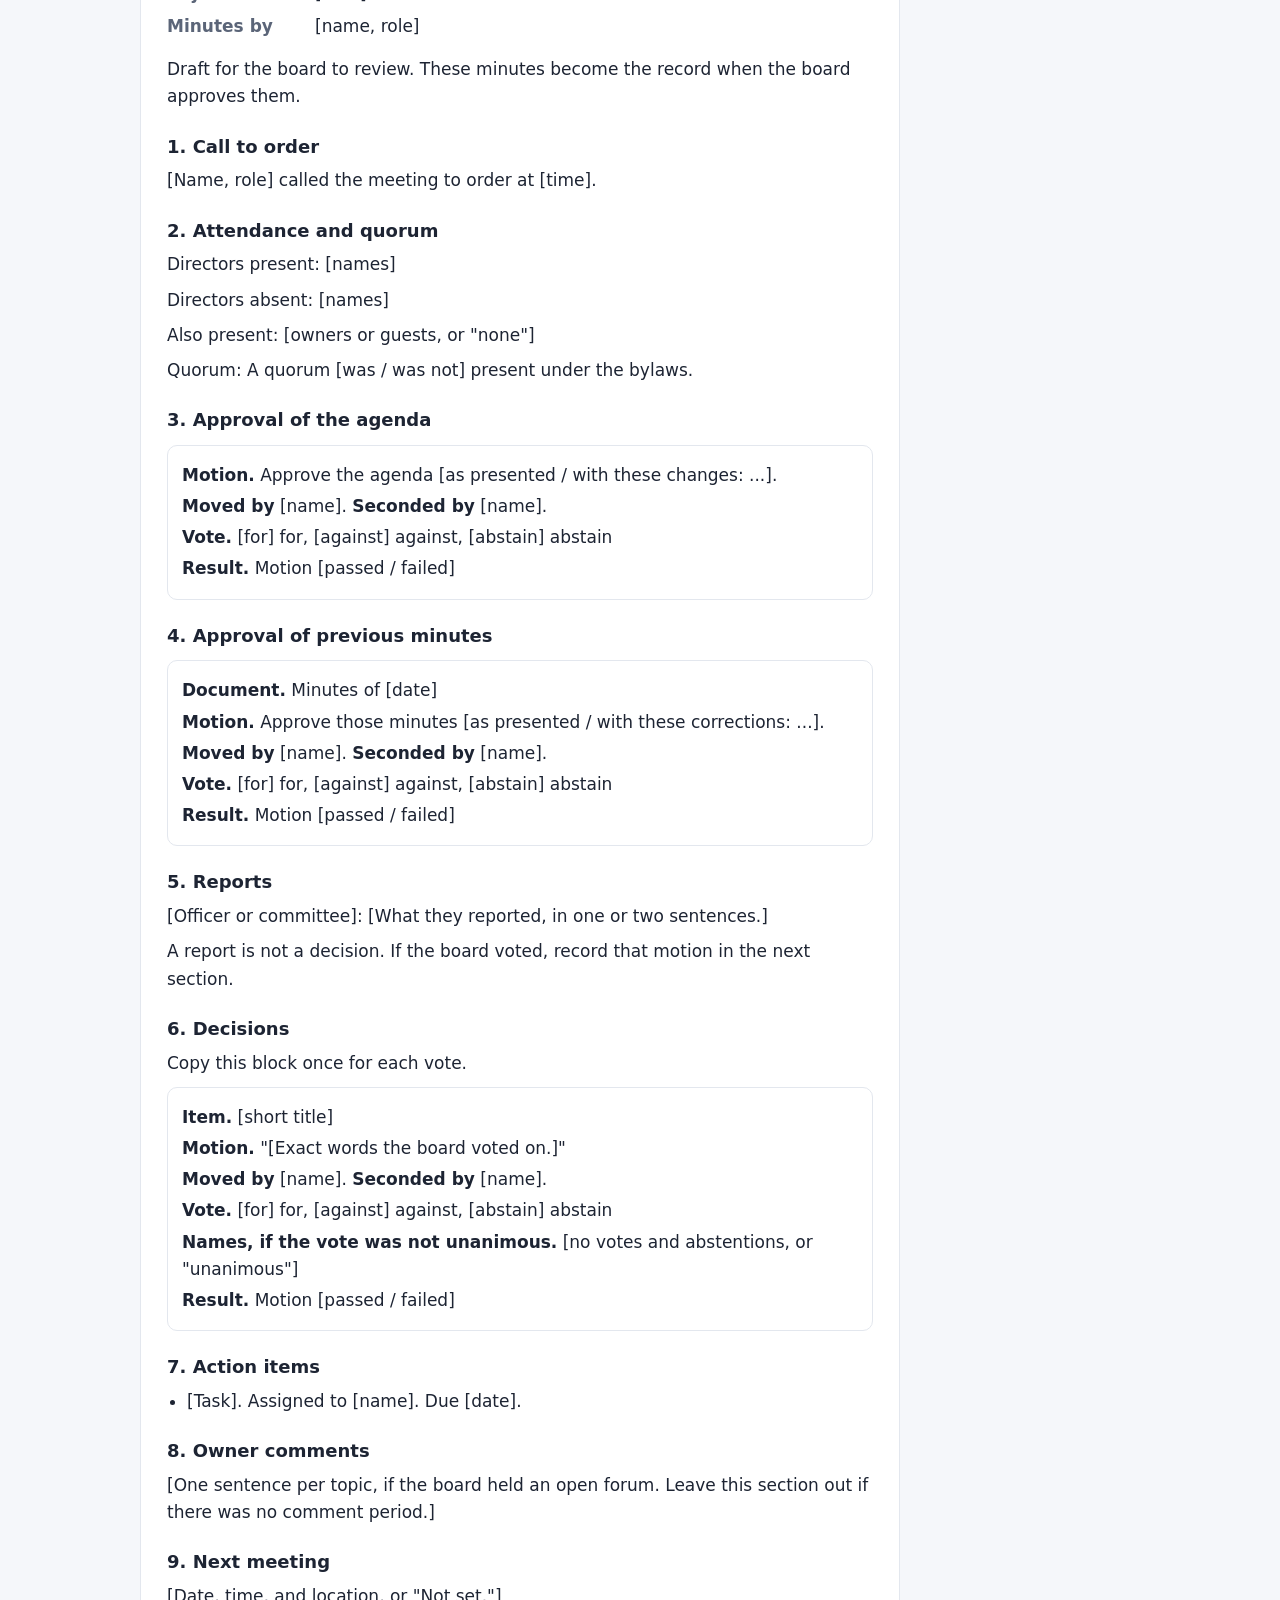
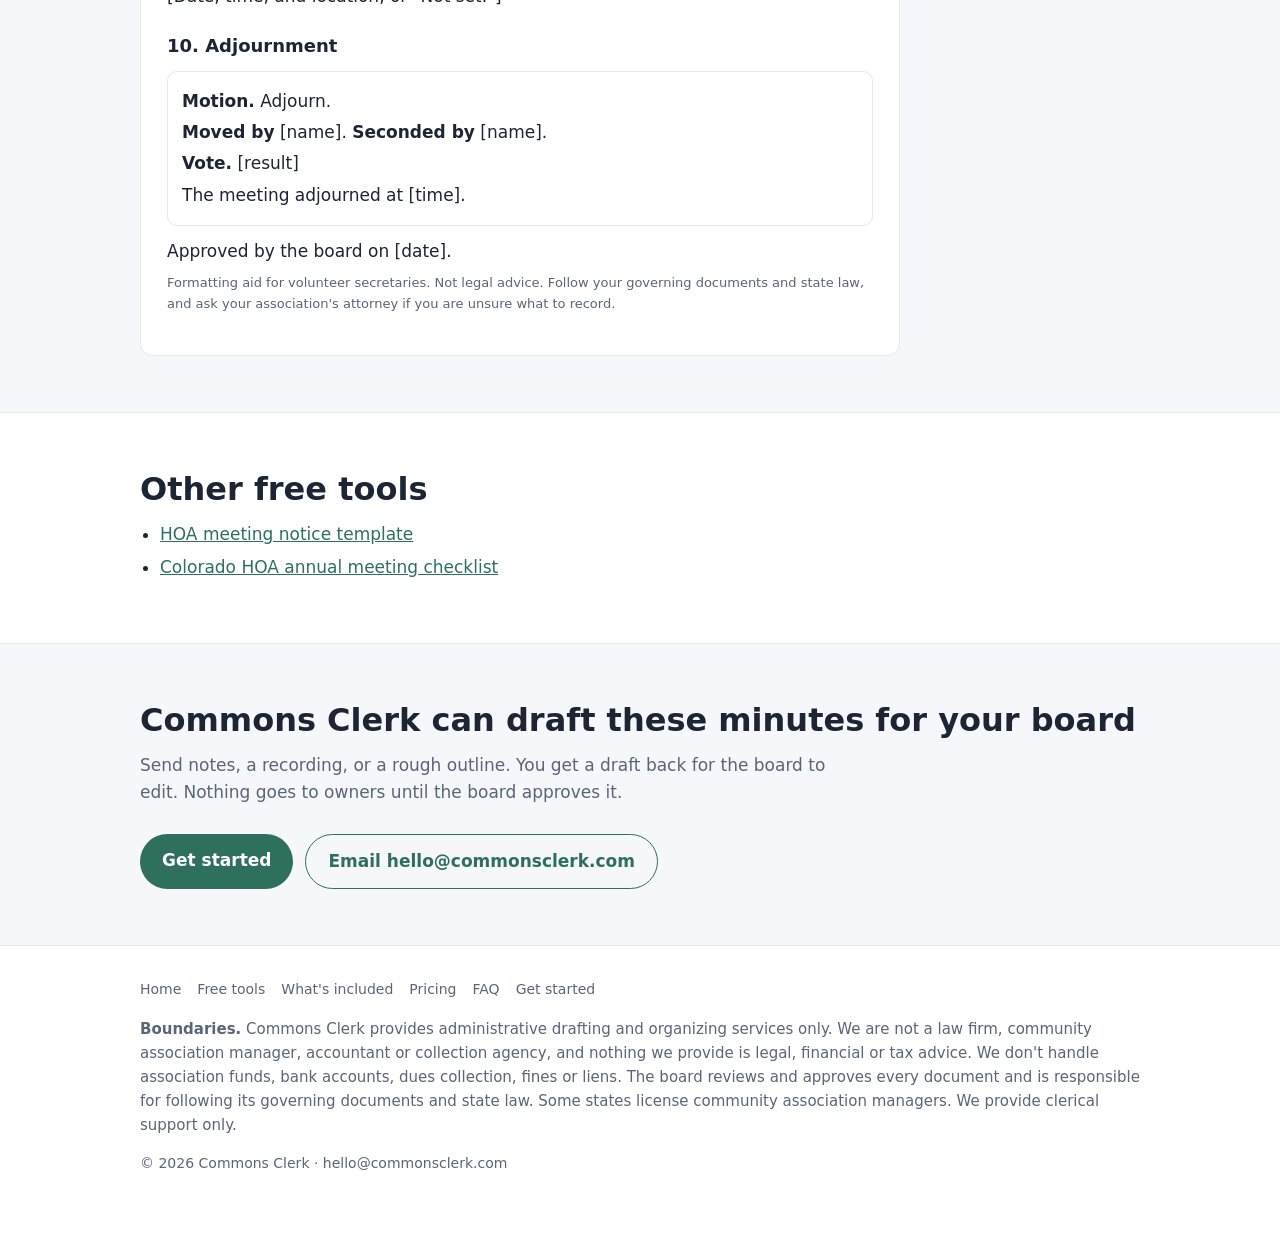
<file: tools/meeting-minutes-template/index.html>
<!doctype html>
<html lang="en">
<head>
<meta charset="utf-8">
<meta name="viewport" content="width=device-width, initial-scale=1">
<title>HOA meeting minutes template | Commons Clerk</title>
<meta name="description" content="Free HOA meeting minutes template you can print or copy. Includes call to order, quorum, motions with mover and second, the vote, action items, and adjournment.">
<link rel="canonical" href="https://commonsclerk.com/tools/meeting-minutes-template/">
<link rel="stylesheet" href="/site.css">
</head>
<body class="tool tool-minutes">
<a class="skip" href="#main">Skip to content</a>
<header class="top">
  <div class="wrap nav">
    <a class="brand" href="/">Commons Clerk</a>
    <nav aria-label="Primary">
      <a href="/#included">What's included</a>
      <a href="/#pricing">Pricing</a>
      <a href="/#faq">FAQ</a>
      <a href="/tools/" aria-current="page">Tools</a>
      <a href="/#start">Get started</a>
    </nav>
  </div>
</header>

<main id="main">
  <div class="wrap hero no-print">
    <p class="eyebrow"><a href="/tools/">Free tools</a></p>
    <h1>HOA meeting minutes template</h1>
    <p class="lead">A blank set of minutes for a board meeting, an annual meeting, or a special meeting. It has a place for the call to order, quorum, each motion, the vote, the action items, and adjournment.</p>
    <div class="callout">
      <p>Use this to write down what happened. It is not legal advice, and it does not say what your association is required to record. Follow your governing documents and state law, including the Colorado Common Interest Ownership Act (CCIOA) where it applies, and ask your attorney when you are unsure.</p>
    </div>
    <h2>What to include</h2>
    <ul class="clean guide">
      <li><strong>Call to order.</strong> Name the person who opened the meeting and the time on the clock.</li>
      <li><strong>Quorum.</strong> List the directors present and absent, and whether a quorum was present under your bylaws. If the chair says there was no quorum, write that down and do not record ordinary business as decided.</li>
      <li><strong>Motions.</strong> Write the motion in the words that were voted on, who moved it, who seconded it, and the vote. "The board discussed the roof" does not record a decision.</li>
      <li><strong>Action items.</strong> Each task needs a person and a due date, or it will not get done.</li>
      <li><strong>Adjournment.</strong> Record the time the meeting ended.</li>
    </ul>
    <div class="example">
      <span class="tag">Example of one motion</span>
      <p><strong>Item.</strong> Landscaping contract</p>
      <p><strong>Motion.</strong> "Approve the [vendor] proposal for $[amount], to be paid from the operating account."</p>
      <p><strong>Moved by</strong> [name]. <strong>Seconded by</strong> [name].</p>
      <p><strong>Vote.</strong> [4] for, [0] against, [1] abstain ([name]). <strong>Result.</strong> Motion passed.</p>
    </div>
  </div>

  <section class="soft print-area" id="template">
    <div class="wrap">
      <h2 class="no-print">Minutes template</h2>
      <div class="toolbar no-print">
        <button type="button" class="btn" id="copy-minutes">Copy plain text</button>
        <button type="button" class="btn ghost" id="print-minutes">Print</button>
        <a class="btn ghost" href="hoa-meeting-minutes-template.txt" download="hoa-meeting-minutes-template.txt">Download .txt</a>
      </div>
      <p class="note no-print" id="minutes-status" role="status">Copy and the .txt download are the same plain-text file. Print uses this page.</p>
      <article class="sheet" id="minutes" aria-label="Meeting minutes template">
        <p class="tag">Meeting minutes</p>
        <p class="doc-title">[Association name]</p>
        <p>[Board meeting / annual meeting / special meeting]</p>
        <dl class="meta">
          <dt>Date</dt><dd>[month day, year]</dd>
          <dt>Location</dt><dd>[address, video link, or both]</dd>
          <dt>Called to order</dt><dd>[time] by [name, role]</dd>
          <dt>Adjourned</dt><dd>[time]</dd>
          <dt>Minutes by</dt><dd>[name, role]</dd>
        </dl>
        <p>Draft for the board to review. These minutes become the record when the board approves them.</p>

        <h3>1. Call to order</h3>
        <p>[Name, role] called the meeting to order at [time].</p>

        <h3>2. Attendance and quorum</h3>
        <p>Directors present: [names]</p>
        <p>Directors absent: [names]</p>
        <p>Also present: [owners or guests, or "none"]</p>
        <p>Quorum: A quorum [was / was not] present under the bylaws.</p>

        <h3>3. Approval of the agenda</h3>
        <div class="motion">
          <p><strong>Motion.</strong> Approve the agenda [as presented / with these changes: ...].</p>
          <p><strong>Moved by</strong> [name]. <strong>Seconded by</strong> [name].</p>
          <p><strong>Vote.</strong> [for] for, [against] against, [abstain] abstain</p>
          <p><strong>Result.</strong> Motion [passed / failed]</p>
        </div>

        <h3>4. Approval of previous minutes</h3>
        <div class="motion">
          <p><strong>Document.</strong> Minutes of [date]</p>
          <p><strong>Motion.</strong> Approve those minutes [as presented / with these corrections: ...].</p>
          <p><strong>Moved by</strong> [name]. <strong>Seconded by</strong> [name].</p>
          <p><strong>Vote.</strong> [for] for, [against] against, [abstain] abstain</p>
          <p><strong>Result.</strong> Motion [passed / failed]</p>
        </div>

        <h3>5. Reports</h3>
        <p>[Officer or committee]: [What they reported, in one or two sentences.]</p>
        <p>A report is not a decision. If the board voted, record that motion in the next section.</p>

        <h3>6. Decisions</h3>
        <p>Copy this block once for each vote.</p>
        <div class="motion">
          <p><strong>Item.</strong> [short title]</p>
          <p><strong>Motion.</strong> "[Exact words the board voted on.]"</p>
          <p><strong>Moved by</strong> [name]. <strong>Seconded by</strong> [name].</p>
          <p><strong>Vote.</strong> [for] for, [against] against, [abstain] abstain</p>
          <p><strong>Names, if the vote was not unanimous.</strong> [no votes and abstentions, or "unanimous"]</p>
          <p><strong>Result.</strong> Motion [passed / failed]</p>
        </div>

        <h3>7. Action items</h3>
        <ul class="clean">
          <li>[Task]. Assigned to [name]. Due [date].</li>
        </ul>

        <h3>8. Owner comments</h3>
        <p>[One sentence per topic, if the board held an open forum. Leave this section out if there was no comment period.]</p>

        <h3>9. Next meeting</h3>
        <p>[Date, time, and location, or "Not set."]</p>

        <h3>10. Adjournment</h3>
        <div class="motion">
          <p><strong>Motion.</strong> Adjourn.</p>
          <p><strong>Moved by</strong> [name]. <strong>Seconded by</strong> [name].</p>
          <p><strong>Vote.</strong> [result]</p>
          <p>The meeting adjourned at [time].</p>
        </div>

        <p>Approved by the board on [date].</p>
        <p class="fine">Formatting aid for volunteer secretaries. Not legal advice. Follow your governing documents and state law, and ask your association's attorney if you are unsure what to record.</p>
      </article>
    </div>
  </section>

  <section class="no-print" aria-label="Other free tools">
    <div class="wrap">
      <h2>Other free tools</h2>
      <ul class="clean">
        <li><a href="/tools/meeting-notice-template/">HOA meeting notice template</a></li>
        <li><a href="/tools/colorado-annual-meeting-checklist/">Colorado HOA annual meeting checklist</a></li>
      </ul>
    </div>
  </section>

  <section class="soft no-print" id="help">
    <div class="wrap">
      <h2>Commons Clerk can draft these minutes for your board</h2>
      <p class="sub">Send notes, a recording, or a rough outline. You get a draft back for the board to edit. Nothing goes to owners until the board approves it.</p>
      <div class="actions">
        <a class="btn" href="/#start">Get started</a>
        <a class="btn ghost" href="mailto:hello@commonsclerk.com?subject=Meeting%20minutes">Email hello@commonsclerk.com</a>
      </div>
    </div>
  </section>
</main>

<footer>
  <div class="wrap">
    <nav class="foot-nav" aria-label="Footer">
      <a href="/">Home</a>
      <a href="/tools/">Free tools</a>
      <a href="/#included">What's included</a>
      <a href="/#pricing">Pricing</a>
      <a href="/#faq">FAQ</a>
      <a href="/#start">Get started</a>
    </nav>
    <p class="boundary"><strong>Boundaries.</strong> Commons Clerk provides administrative drafting and organizing services only. We are not a law firm, community association manager, accountant or collection agency, and nothing we provide is legal, financial or tax advice. We don't handle association funds, bank accounts, dues collection, fines or liens. The board reviews and approves every document and is responsible for following its governing documents and state law. Some states license community association managers. We provide clerical support only.</p>
    <p>&copy; <span id="y"></span> Commons Clerk · <a class="quiet" href="mailto:hello@commonsclerk.com">hello@commonsclerk.com</a></p>
  </div>
</footer>
<script>
document.getElementById("y").textContent = new Date().getFullYear();
(function () {
  var status = document.getElementById("minutes-status");
  var defaultStatus = status.textContent;
  function copyText(text) {
    if (navigator.clipboard && navigator.clipboard.writeText) {
      return navigator.clipboard.writeText(text).catch(fallback);
    }
    return fallback();
    function fallback() {
      return new Promise(function (resolve, reject) {
        var area = document.createElement("textarea");
        area.value = text;
        area.setAttribute("readonly", "");
        area.style.position = "fixed";
        area.style.left = "-9999px";
        document.body.appendChild(area);
        area.focus();
        area.select();
        var ok = false;
        try { ok = document.execCommand("copy"); } catch (err) { ok = false; }
        document.body.removeChild(area);
        if (ok) resolve();
        else reject(new Error("copy failed"));
      });
    }
  }
  document.getElementById("copy-minutes").addEventListener("click", function () {
    fetch("hoa-meeting-minutes-template.txt").then(function (res) {
      if (!res.ok) throw new Error("missing");
      return res.text();
    }).then(copyText).then(function () {
      status.textContent = "Copied the plain-text template.";
    }).catch(function () {
      status.textContent = "Could not copy. Use Download .txt instead.";
    });
  });
  document.getElementById("print-minutes").addEventListener("click", function () {
    status.textContent = defaultStatus;
    window.print();
  });
})();
</script>
</body>
</html>
</file>
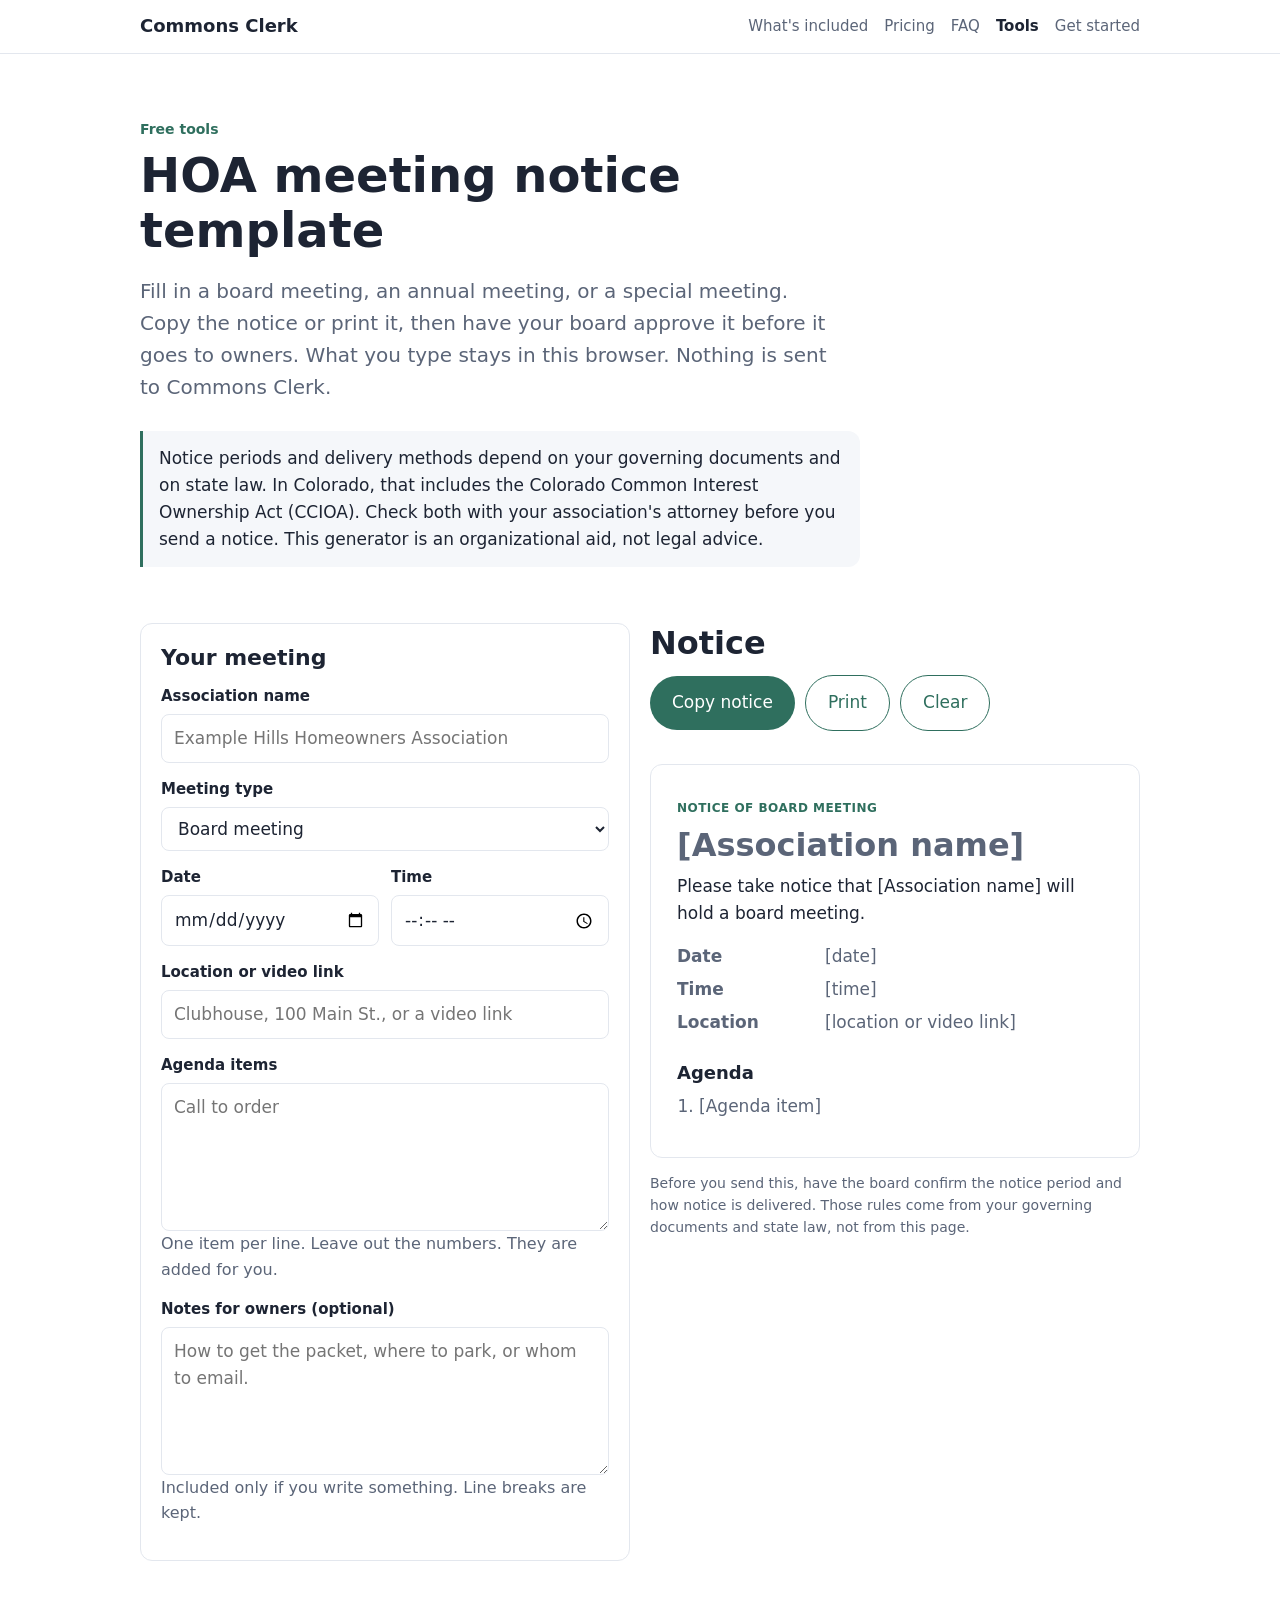
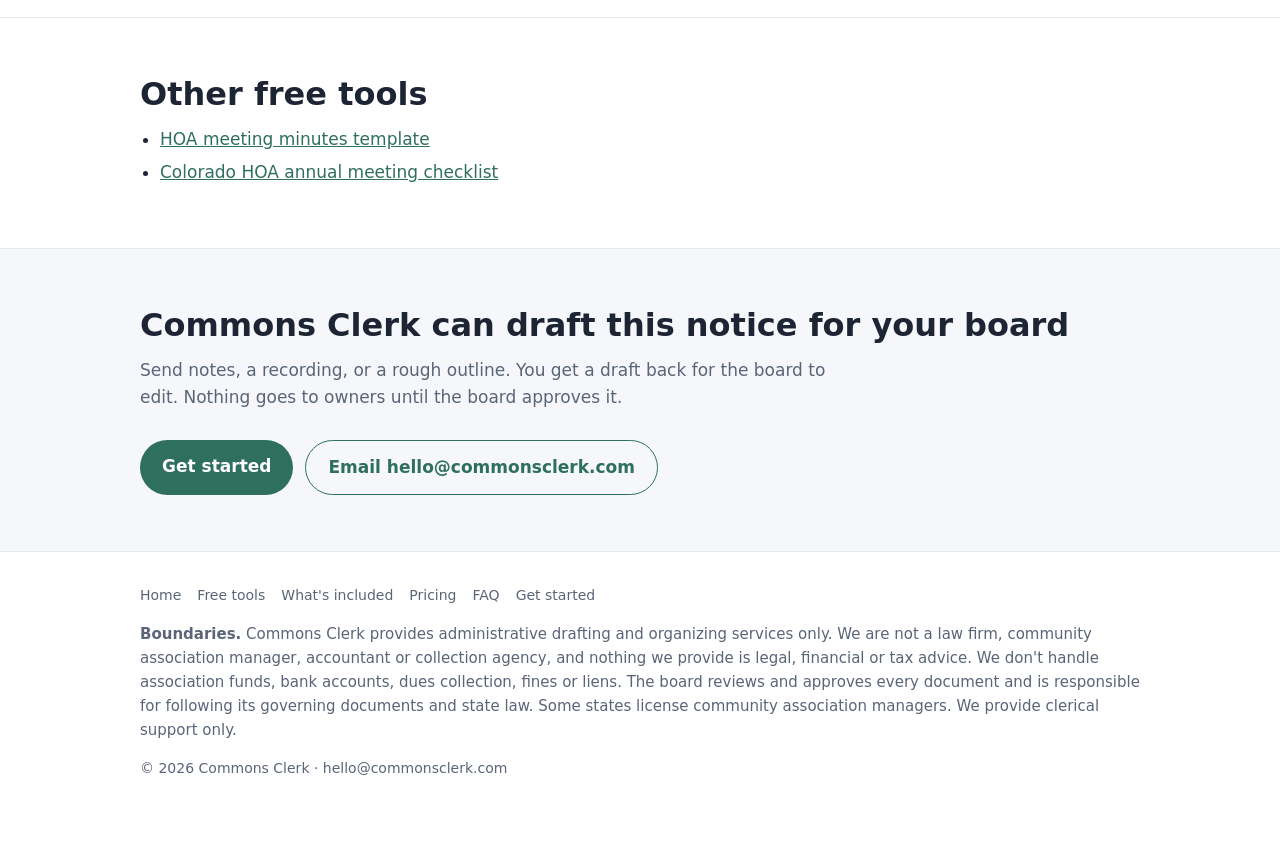
<file: tools/meeting-notice-template/index.html>
<!doctype html>
<html lang="en">
<head>
<meta charset="utf-8">
<meta name="viewport" content="width=device-width, initial-scale=1">
<title>HOA meeting notice template | Commons Clerk</title>
<meta name="description" content="Free HOA meeting notice template. Enter the association, date, time, place, and agenda, then copy or print a board, annual, or special meeting notice.">
<link rel="canonical" href="https://commonsclerk.com/tools/meeting-notice-template/">
<link rel="stylesheet" href="/site.css">
</head>
<body class="tool tool-notice">
<a class="skip" href="#main">Skip to content</a>
<header class="top">
  <div class="wrap nav">
    <a class="brand" href="/">Commons Clerk</a>
    <nav aria-label="Primary">
      <a href="/#included">What's included</a>
      <a href="/#pricing">Pricing</a>
      <a href="/#faq">FAQ</a>
      <a href="/tools/" aria-current="page">Tools</a>
      <a href="/#start">Get started</a>
    </nav>
  </div>
</header>

<main id="main">
  <div class="wrap hero no-print">
    <p class="eyebrow"><a href="/tools/">Free tools</a></p>
    <h1>HOA meeting notice template</h1>
    <p class="lead">Fill in a board meeting, an annual meeting, or a special meeting. Copy the notice or print it, then have your board approve it before it goes to owners. What you type stays in this browser. Nothing is sent to Commons Clerk.</p>
    <div class="callout">
      <p>Notice periods and delivery methods depend on your governing documents and on state law. In Colorado, that includes the Colorado Common Interest Ownership Act (CCIOA). Check both with your association's attorney before you send a notice. This generator is an organizational aid, not legal advice.</p>
    </div>
  </div>

  <div class="wrap block">
    <noscript>
      <p class="callout">This generator needs JavaScript. It still runs only in your browser, and nothing is uploaded. The <a href="/tools/meeting-minutes-template/">meeting minutes template</a> works without JavaScript.</p>
    </noscript>
    <div class="generator">
      <form class="card form-card no-print" id="notice-form" action="#" autocomplete="off">
        <h2>Your meeting</h2>
        <div class="field">
          <label for="association">Association name</label>
          <input id="association" name="association" type="text" autocomplete="organization" spellcheck="true" placeholder="Example Hills Homeowners Association">
        </div>
        <div class="field">
          <label for="meeting-type">Meeting type</label>
          <select id="meeting-type" name="meeting-type">
            <option value="board">Board meeting</option>
            <option value="annual">Annual meeting</option>
            <option value="special">Special meeting</option>
          </select>
        </div>
        <div class="pair">
          <div class="field">
            <label for="meeting-date">Date</label>
            <input id="meeting-date" name="meeting-date" type="date">
          </div>
          <div class="field">
            <label for="meeting-time">Time</label>
            <input id="meeting-time" name="meeting-time" type="time">
          </div>
        </div>
        <div class="field">
          <label for="location">Location or video link</label>
          <input id="location" name="location" type="text" spellcheck="true" placeholder="Clubhouse, 100 Main St., or a video link">
        </div>
        <div class="field">
          <label for="agenda">Agenda items</label>
          <textarea id="agenda" name="agenda" spellcheck="true" aria-describedby="agenda-hint" placeholder="Call to order"></textarea>
          <p class="hint" id="agenda-hint">One item per line. Leave out the numbers. They are added for you.</p>
        </div>
        <div class="field">
          <label for="notes">Notes for owners (optional)</label>
          <textarea id="notes" name="notes" spellcheck="true" aria-describedby="notes-hint" placeholder="How to get the packet, where to park, or whom to email."></textarea>
          <p class="hint" id="notes-hint">Included only if you write something. Line breaks are kept.</p>
        </div>
      </form>

      <div class="preview-col">
        <h2 class="no-print">Notice</h2>
        <div class="toolbar no-print">
          <button type="button" class="btn" id="copy-notice">Copy notice</button>
          <button type="button" class="btn ghost" id="print-notice">Print</button>
          <button type="button" class="btn ghost" id="clear-notice">Clear</button>
        </div>
        <p class="status no-print" id="copy-status" role="status"></p>
        <article class="sheet" id="notice" aria-label="Meeting notice">
          <p class="tag" id="n-kicker">NOTICE OF BOARD MEETING</p>
          <p class="doc-title placeholder" id="n-name">[Association name]</p>
          <p id="n-sentence">Please take notice that [Association name] will hold a board meeting.</p>
          <dl class="meta">
            <dt>Date</dt><dd class="placeholder" id="n-date">[date]</dd>
            <dt>Time</dt><dd class="placeholder" id="n-time">[time]</dd>
            <dt>Location</dt><dd class="placeholder" id="n-location">[location or video link]</dd>
          </dl>
          <h3>Agenda</h3>
          <ol id="n-agenda">
            <li class="placeholder">[Agenda item]</li>
          </ol>
          <div id="n-notes-wrap" hidden>
            <h3>Notes</h3>
            <p id="n-notes"></p>
          </div>
        </article>
        <p class="note no-print">Before you send this, have the board confirm the notice period and how notice is delivered. Those rules come from your governing documents and state law, not from this page.</p>
      </div>
    </div>
  </div>

  <section class="no-print" aria-label="Other free tools">
    <div class="wrap">
      <h2>Other free tools</h2>
      <ul class="clean">
        <li><a href="/tools/meeting-minutes-template/">HOA meeting minutes template</a></li>
        <li><a href="/tools/colorado-annual-meeting-checklist/">Colorado HOA annual meeting checklist</a></li>
      </ul>
    </div>
  </section>

  <section class="soft no-print" id="help">
    <div class="wrap">
      <h2>Commons Clerk can draft this notice for your board</h2>
      <p class="sub">Send notes, a recording, or a rough outline. You get a draft back for the board to edit. Nothing goes to owners until the board approves it.</p>
      <div class="actions">
        <a class="btn" href="/#start">Get started</a>
        <a class="btn ghost" href="mailto:hello@commonsclerk.com?subject=Meeting%20notice">Email hello@commonsclerk.com</a>
      </div>
    </div>
  </section>
</main>

<footer>
  <div class="wrap">
    <nav class="foot-nav" aria-label="Footer">
      <a href="/">Home</a>
      <a href="/tools/">Free tools</a>
      <a href="/#included">What's included</a>
      <a href="/#pricing">Pricing</a>
      <a href="/#faq">FAQ</a>
      <a href="/#start">Get started</a>
    </nav>
    <p class="boundary"><strong>Boundaries.</strong> Commons Clerk provides administrative drafting and organizing services only. We are not a law firm, community association manager, accountant or collection agency, and nothing we provide is legal, financial or tax advice. We don't handle association funds, bank accounts, dues collection, fines or liens. The board reviews and approves every document and is responsible for following its governing documents and state law. Some states license community association managers. We provide clerical support only.</p>
    <p>&copy; <span id="y"></span> Commons Clerk · <a class="quiet" href="mailto:hello@commonsclerk.com">hello@commonsclerk.com</a></p>
  </div>
</footer>
<script>document.getElementById("y").textContent = new Date().getFullYear();</script>
<script src="notice.js"></script>
</body>
</html>
</file>
<file: site.css>
:root {
  --ink: #1d2433;
  --muted: #5b6578;
  --line: #e3e7ee;
  --bg: #ffffff;
  --soft: #f5f7fa;
  --accent: #2f6f5e;
  --accent-ink: #ffffff;
  --radius: 12px;
  color-scheme: light;
}

* { box-sizing: border-box; }

html { scroll-behavior: smooth; }

body {
  margin: 0;
  font-family: system-ui, -apple-system, "Segoe UI", Roboto, Helvetica, Arial, sans-serif;
  color: var(--ink);
  background: var(--bg);
  line-height: 1.6;
  font-size: 17px;
}

a { color: var(--accent); }

:focus-visible {
  outline: 2px solid var(--ink);
  outline-offset: 3px;
}

.skip {
  position: absolute;
  left: 16px;
  top: -48px;
  background: var(--accent);
  color: #fff;
  padding: 8px 14px;
  border-radius: 999px;
  z-index: 20;
  text-decoration: none;
  font-weight: 600;
}

.skip:focus { top: 10px; }

[id] { scroll-margin-top: 76px; }

.wrap {
  max-width: 1040px;
  margin: 0 auto;
  padding: 0 20px;
}

header.top {
  border-bottom: 1px solid var(--line);
  position: sticky;
  top: 0;
  background: rgba(255, 255, 255, .96);
  z-index: 5;
}

.nav {
  display: flex;
  flex-wrap: wrap;
  align-items: center;
  justify-content: space-between;
  gap: 8px;
  padding-top: 12px;
  padding-bottom: 12px;
}

.brand {
  font-weight: 700;
  font-size: 18px;
  text-decoration: none;
  color: var(--ink);
}

.nav nav {
  display: flex;
  flex-wrap: wrap;
  gap: 16px;
  font-size: 15px;
}

.nav nav a {
  text-decoration: none;
  color: var(--muted);
}

.nav nav a:hover { color: var(--ink); }

.nav nav a[aria-current="page"] {
  color: var(--ink);
  font-weight: 600;
}

.btn {
  display: inline-block;
  background: var(--accent);
  color: var(--accent-ink);
  padding: 13px 22px;
  border-radius: 999px;
  text-decoration: none;
  font-weight: 600;
}

.btn.ghost {
  background: transparent;
  color: var(--accent);
  border: 1.5px solid var(--accent);
}

button.btn {
  font: inherit;
  cursor: pointer;
  border: 0;
  appearance: none;
  -webkit-appearance: none;
}

button.btn.ghost { border: 1.5px solid var(--accent); }

.hero {
  padding-top: 64px;
  padding-bottom: 48px;
}

.hero h1 {
  font-size: clamp(30px, 5vw, 48px);
  line-height: 1.15;
  margin: 0 0 16px;
  max-width: 760px;
}

.hero p.lead {
  font-size: clamp(17px, 2.2vw, 20px);
  color: var(--muted);
  max-width: 700px;
  margin: 0 0 28px;
}

.actions {
  display: flex;
  flex-wrap: wrap;
  gap: 12px;
}

.note {
  font-size: 14px;
  color: var(--muted);
  margin-top: 14px;
}

section {
  padding: 56px 0;
  border-top: 1px solid var(--line);
}

section.soft { background: var(--soft); }

h2 {
  font-size: clamp(24px, 3.4vw, 32px);
  margin: 0 0 12px;
  line-height: 1.25;
}

.sub {
  color: var(--muted);
  max-width: 720px;
  margin: 0 0 28px;
}

.grid {
  display: grid;
  grid-template-columns: repeat(auto-fit, minmax(260px, 1fr));
  gap: 16px;
}

.card {
  background: #fff;
  border: 1px solid var(--line);
  border-radius: var(--radius);
  padding: 20px;
}

.card h3 {
  margin: 0 0 6px;
  font-size: 18px;
}

.card p {
  margin: 0;
  color: var(--muted);
  font-size: 16px;
}

ul.clean {
  padding-left: 20px;
  margin: 0;
}

ul.clean li { margin: 6px 0; }

ol.steps { padding-left: 22px; }

ol.steps li { margin: 10px 0; }

.price {
  font-size: 34px;
  font-weight: 700;
  margin: 6px 0 2px;
}

.price small {
  font-size: 16px;
  font-weight: 500;
  color: var(--muted);
}

.tier { display: flex; flex-direction: column; }

.tier ul { flex: 1; }

.tier.featured { border: 2px solid var(--accent); }

.tag {
  display: inline-block;
  font-size: 12px;
  font-weight: 700;
  letter-spacing: .04em;
  text-transform: uppercase;
  color: var(--accent);
}

.compare {
  margin-top: 20px;
  font-size: 15px;
  color: var(--muted);
}

details {
  border: 1px solid var(--line);
  border-radius: var(--radius);
  padding: 14px 18px;
  background: #fff;
  margin: 10px 0;
}

summary { cursor: pointer; font-weight: 600; }

details p {
  margin: 10px 0 0;
  color: var(--muted);
}

.boundary {
  font-size: 15px;
  color: var(--muted);
}

footer {
  padding: 32px 0 48px;
  border-top: 1px solid var(--line);
  font-size: 14px;
  color: var(--muted);
}

.foot-nav {
  display: flex;
  flex-wrap: wrap;
  gap: 8px 16px;
  margin: 0 0 16px;
}

.foot-nav a {
  color: var(--muted);
  text-decoration: none;
}

.foot-nav a:hover { color: var(--accent); }

a.quiet {
  color: inherit;
  text-decoration: none;
}

a.quiet:hover {
  color: var(--accent);
  text-decoration: underline;
}

.eyebrow {
  margin: 0 0 8px;
  font-size: 14px;
  font-weight: 600;
}

.eyebrow a { text-decoration: none; }

.eyebrow a:hover { text-decoration: underline; }

.callout {
  background: var(--soft);
  border-left: 3px solid var(--accent);
  border-radius: 0 var(--radius) var(--radius) 0;
  padding: 14px 16px;
  margin: 0 0 8px;
  max-width: 720px;
}

.callout p { margin: 0; }

.guide li { margin: 10px 0; }

.example {
  border: 1px solid var(--line);
  border-radius: var(--radius);
  padding: 14px 16px;
  margin-top: 16px;
  background: var(--soft);
  max-width: 720px;
}

.example p { margin: 4px 0; }

.toolbar {
  display: flex;
  flex-wrap: wrap;
  gap: 10px;
  align-items: center;
  margin: 0 0 14px;
}

.sheet {
  background: #fff;
  border: 1px solid var(--line);
  border-radius: var(--radius);
  padding: 28px 26px 32px;
  max-width: 760px;
  overflow-wrap: break-word;
}

.sheet h3 {
  font-size: 18px;
  margin: 22px 0 6px;
}

.sheet p { margin: 0 0 8px; }

.doc-title {
  font-size: clamp(24px, 4vw, 32px);
  line-height: 1.2;
  font-weight: 700;
  margin: 6px 0 8px;
}

.placeholder { color: var(--muted); }

dl.meta {
  display: grid;
  grid-template-columns: 8.5rem 1fr;
  gap: 6px 12px;
  margin: 16px 0;
}

dl.meta dt {
  margin: 0;
  color: var(--muted);
  font-weight: 600;
}

dl.meta dd { margin: 0; }

.motion {
  border: 1px solid var(--line);
  border-radius: 10px;
  padding: 12px 14px;
  margin: 10px 0 12px;
}

.motion p { margin: 4px 0; }

.sheet ol { margin: 0; padding-left: 1.3em; }

.sheet ol li { margin: 4px 0; }

.fine {
  margin: 20px 0 0;
  font-size: 13px;
  color: var(--muted);
}

#n-notes { white-space: pre-wrap; }

a.tool-card {
  display: flex;
  flex-direction: column;
  height: 100%;
  color: inherit;
  text-decoration: none;
}

a.tool-card:hover,
a.tool-card:focus-visible { border-color: var(--accent); }

a.tool-card h2 {
  font-size: 18px;
  margin: 0 0 6px;
  line-height: 1.3;
}

a.tool-card p { margin: 0 0 14px; }

a.tool-card .more {
  margin-top: auto;
  color: var(--accent);
  font-weight: 600;
  font-size: 15px;
}

.generator {
  display: grid;
  grid-template-columns: minmax(0, 1fr) minmax(0, 1fr);
  gap: 20px;
  align-items: start;
  padding-bottom: 48px;
}

.generator > * { min-width: 0; }

.preview-col { position: sticky; top: 76px; }

.form-card h2 { font-size: 22px; }

.field { margin: 0 0 14px; }

.field label {
  display: block;
  font-weight: 600;
  font-size: 15px;
  margin: 0 0 6px;
}

.hint {
  margin: 6px 0 0;
  font-size: 14px;
  color: var(--muted);
}

.form-card input,
.form-card select,
.form-card textarea {
  display: block;
  width: 100%;
  font: inherit;
  color: var(--ink);
  background: #fff;
  border: 1px solid var(--line);
  border-radius: 8px;
  padding: 10px 12px;
}

.form-card textarea {
  min-height: 148px;
  resize: vertical;
}

.pair {
  display: grid;
  grid-template-columns: 1fr 1fr;
  gap: 12px;
}

.status {
  min-height: 1.4em;
  margin: 8px 0 0;
  font-size: 14px;
  font-weight: 600;
  color: var(--accent);
}

.jumps {
  display: flex;
  flex-wrap: wrap;
  gap: 8px 16px;
  margin: 0 0 4px;
}

.jumps a {
  font-weight: 600;
  text-decoration: none;
}

.jumps a:hover { text-decoration: underline; }

section.phase {
  border: none;
  padding: 8px 0 12px;
}

section.phase + section.phase {
  border-top: 1px solid var(--line);
  margin-top: 12px;
  padding-top: 24px;
}

.phase .lede {
  color: var(--muted);
  margin: 0 0 8px;
  max-width: 42rem;
}

.checks {
  list-style: none;
  padding: 0;
  margin: 0;
  max-width: 760px;
}

.checks li { border-bottom: 1px solid var(--line); }

.checks label {
  display: flex;
  gap: 12px;
  align-items: flex-start;
  padding: 12px 2px;
  cursor: pointer;
  font-weight: 400;
}

.checks input {
  width: 1.15rem;
  height: 1.15rem;
  margin-top: 0.28rem;
  accent-color: var(--accent);
  flex: none;
}

.block { padding-bottom: 8px; }

@media (max-width: 800px) {
  .generator { grid-template-columns: 1fr; }
  .preview-col { position: static; }
}

@media (max-width: 560px) {
  .hero {
    padding-top: 40px;
    padding-bottom: 32px;
  }
  section { padding: 40px 0; }
  .nav nav { gap: 12px; }
  .pair { grid-template-columns: 1fr; }
  dl.meta { grid-template-columns: 1fr; gap: 2px; }
  dl.meta dd { margin-bottom: 8px; }
  .sheet { padding: 20px 16px 24px; }
}

@media print {
  body.tool header.top,
  body.tool footer,
  body.tool .no-print {
    display: none !important;
  }

  body.tool {
    font-size: 12pt;
    background: #fff;
  }

  body.tool .wrap {
    max-width: none;
    padding: 0;
  }

  body.tool .sheet {
    border: none;
    max-width: none;
    padding: 0;
  }

  body.tool section,
  body.tool section.soft {
    border: none;
    background: #fff;
    padding: 0;
  }

  body.tool .preview-col { position: static; }

  body.tool a { text-decoration: none; }

  @page { margin: 0.7in; }
}
</file>
